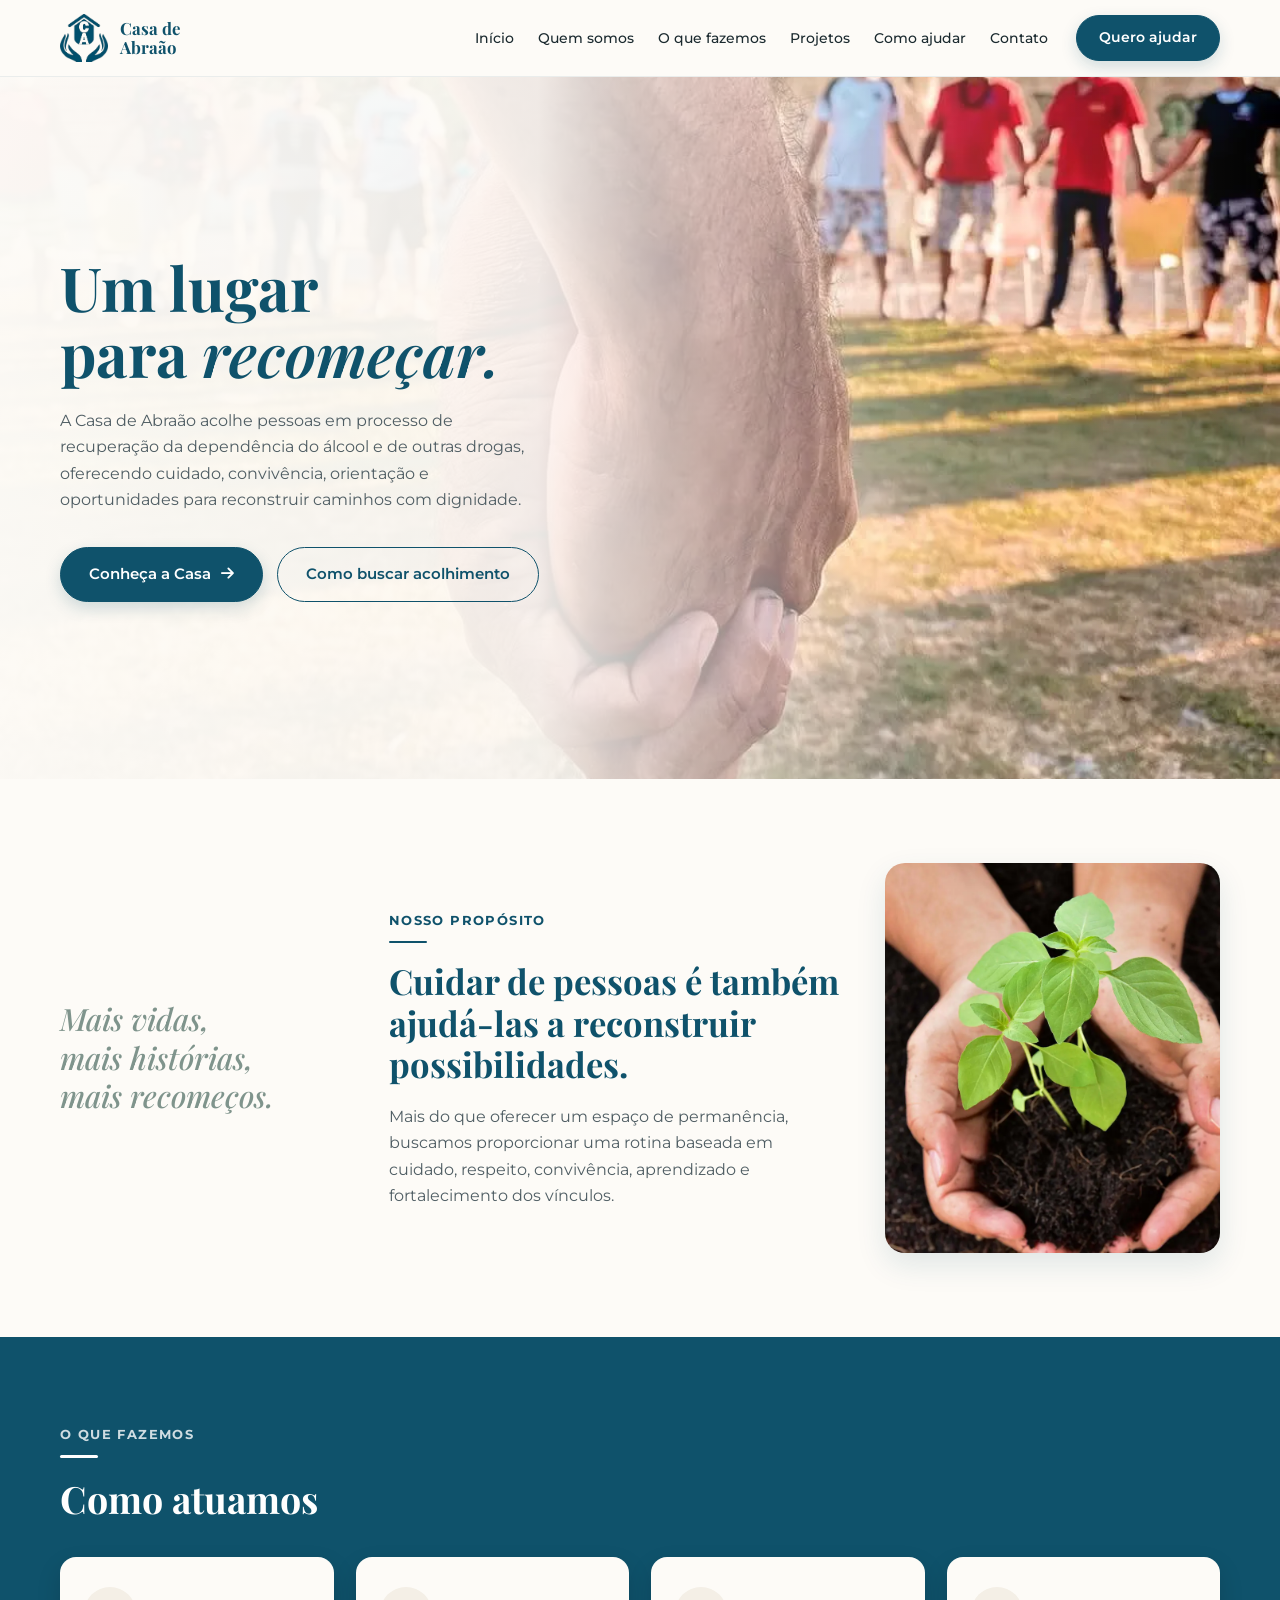
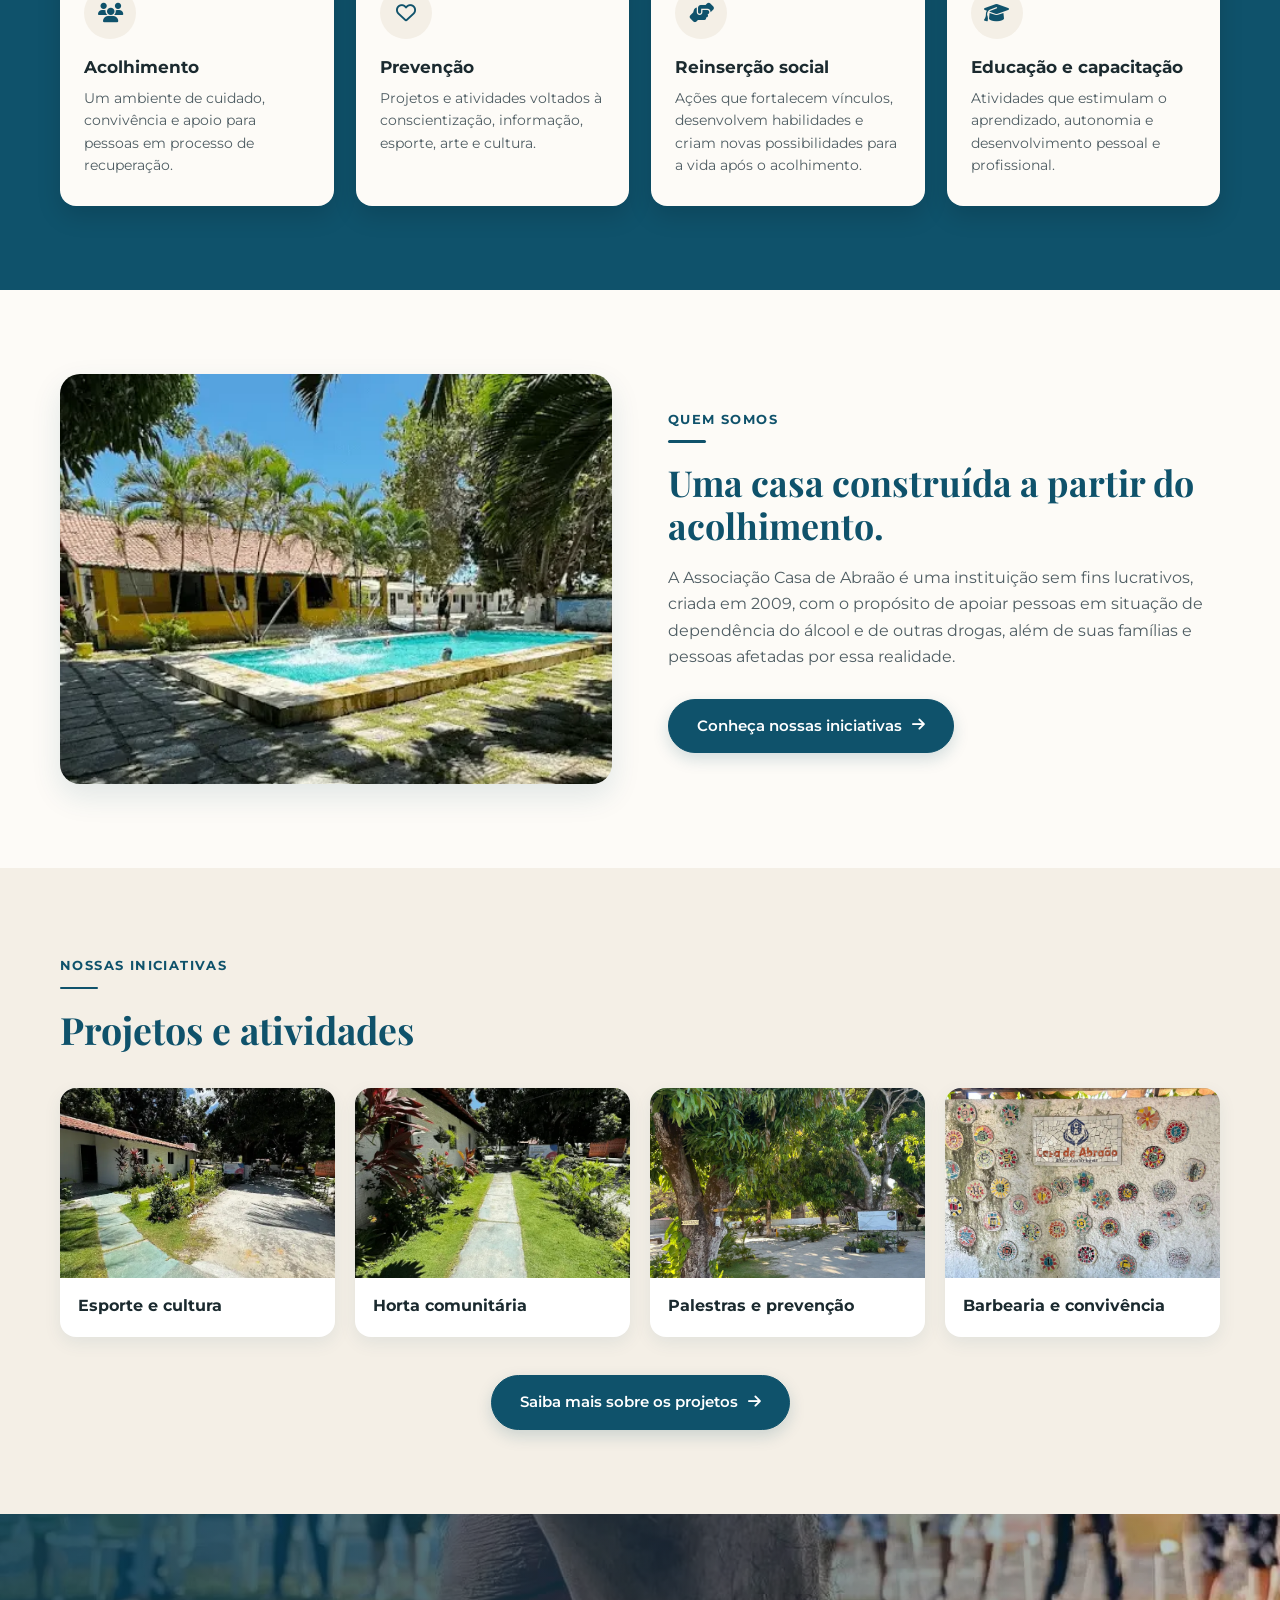
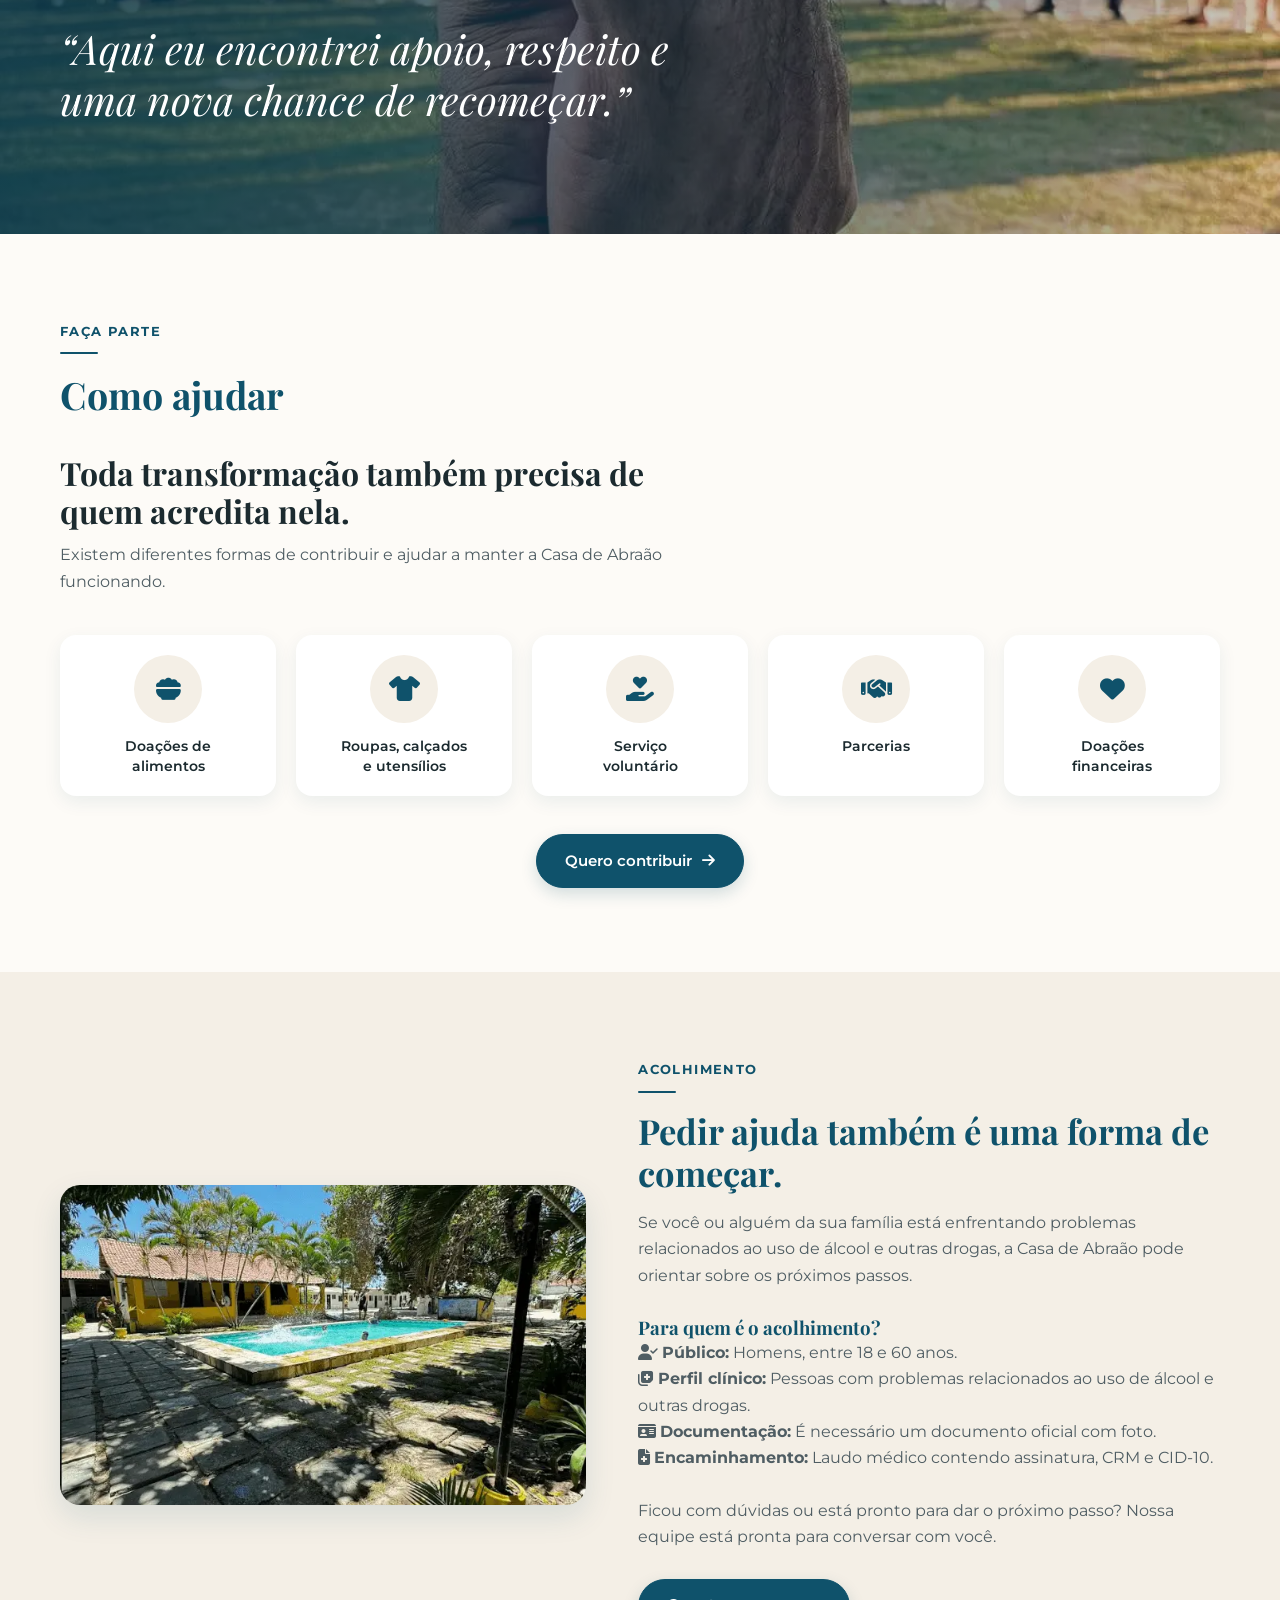
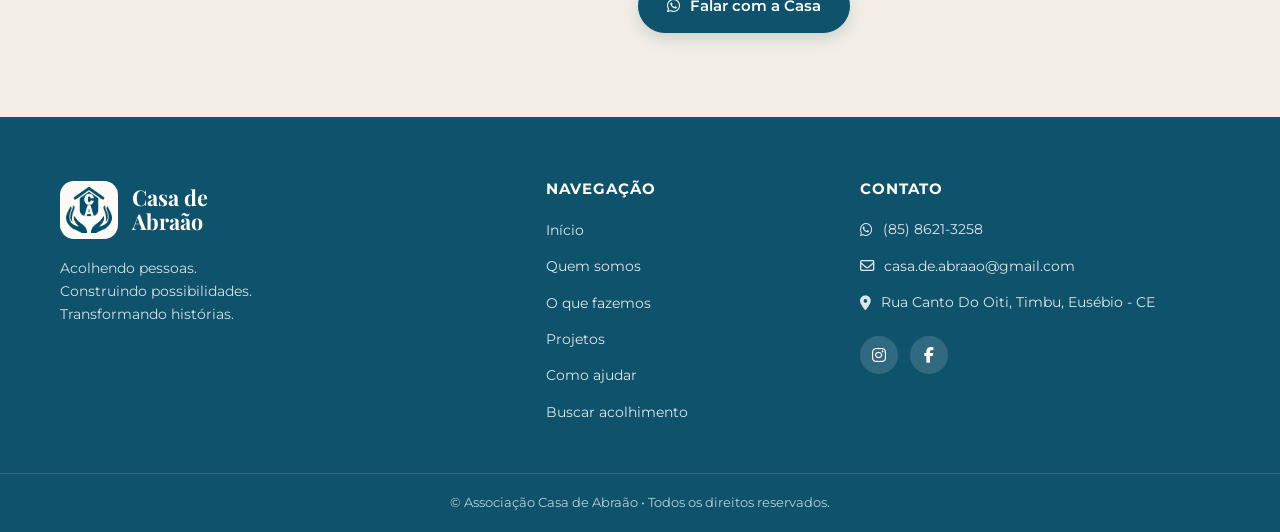
<file: index.html>
<!DOCTYPE html>
<html lang="pt-BR">
<head>
    <meta charset="UTF-8">
    <meta name="viewport" content="width=device-width, initial-scale=1.0">
    <meta name="description" content="Casa de Abraão — acolhendo pessoas em recuperação da dependência do álcool e de outras drogas, construindo possibilidades e transformando histórias.">
    <title>Casa de Abraão | Acolhendo pessoas</title>

    <link rel="icon" type="image/webp" sizes="32x32" href="./assets/logo_casa_de_abraao-semfundo.webp">

    <!-- Fontes unificadas -->
    <link rel="preconnect" href="https://fonts.googleapis.com">
    <link rel="preconnect" href="https://fonts.gstatic.com" crossorigin>
    <link href="https://fonts.googleapis.com/css2?family=Montserrat:wght@400;500;600;700&family=Playfair+Display:ital,wght@0,500;0,600;0,700;1,500;1,600&display=swap" rel="stylesheet">

    <!-- Font Awesome -->
    <link rel="stylesheet" href="https://cdnjs.cloudflare.com/ajax/libs/font-awesome/6.4.0/css/all.min.css">

    <link rel="stylesheet" href="style.css">
</head>
<body>

    <!-- HEADER -->
    <header class="site-header">
        <div class="container header-inner">
            <a href="#inicio" class="brand">
                <img src="./assets/logo_casa_de_abraao-semfundo.webp" alt="Logo Casa de Abraão">
                <span class="brand-title">Casa de<br>Abraão</span>
            </a>

            <button class="menu-toggle" id="menuToggle" aria-label="Abrir menu" aria-expanded="false" aria-controls="mainNav">
                <i class="fa-solid fa-bars"></i>
            </button>

            <nav class="main-nav" id="mainNav" aria-label="Navegação principal">
                <ul class="nav-list">
                    <li><a href="#inicio" class="nav-link">Início</a></li>
                    <li><a href="#quem-somos" class="nav-link">Quem somos</a></li>
                    <li><a href="#como-atuamos" class="nav-link">O que fazemos</a></li>
                    <li><a href="#projetos" class="nav-link">Projetos</a></li>
                    <li><a href="#como-ajudar" class="nav-link">Como ajudar</a></li>
                    <li><a href="#contato" class="nav-link">Contato</a></li>
                </ul>
                <a href="./como-ajudar.html" class="btn btn-primary btn-sm nav-cta">Quero ajudar</a>
            </nav>
        </div>
    </header>

    <main>
        <!-- HERO -->
        <section class="hero" id="inicio">
            <div class="container hero-inner">
                <div class="hero-content">
                    <h1>Um lugar<br>para <span>recomeçar.</span></h1>
                    <p>
                        A Casa de Abraão acolhe pessoas em processo de recuperação da dependência do álcool e de outras drogas, oferecendo cuidado, convivência, orientação e oportunidades para reconstruir caminhos com dignidade.
                    </p>
                    <div class="hero-actions">
                        <a href="#quem-somos" class="btn btn-primary">
                            Conheça a Casa <i class="fa-solid fa-arrow-right"></i>
                        </a>
                        <a href="#pedir-ajuda" class="btn btn-outline">
                            Como buscar acolhimento
                        </a>
                    </div>
                </div>
            </div>
        </section>

        <!-- NOSSO PROPÓSITO -->
        <section class="section proposito" id="proposito">
            <div class="container proposito-grid">
                <div class="proposito-slogan">
                    <p>Mais vidas,<br>mais histórias,<br>mais recomeços.</p>
                </div>

                <div class="proposito-text">
                    <span class="section-tag">Nosso propósito</span>
                    <div class="tag-line"></div>
                    <h2>Cuidar de pessoas é também ajudá-las a reconstruir possibilidades.</h2>
                    <p>
                        Mais do que oferecer um espaço de permanência, buscamos proporcionar uma rotina baseada em cuidado, respeito, convivência, aprendizado e fortalecimento dos vínculos.
                    </p>
                </div>

                <div class="proposito-media">
                    <img src="./assets/planta_na _mão.webp" alt="Mãos cuidando de uma planta">
                </div>
            </div>
        </section>

        <!-- COMO ATUAMOS -->
        <section class="section atuamos" id="como-atuamos">
            <div class="container">
                <div class="section-header light">
                    <span class="section-tag light">O que fazemos</span>
                    <div class="tag-line light"></div>
                    <h2>Como atuamos</h2>
                </div>

                <div class="atuamos-grid">
                    <article class="atuamos-card">
                        <div class="card-icon">
                            <i class="fa-solid fa-users"></i>
                        </div>
                        <h3>Acolhimento</h3>
                        <p>Um ambiente de cuidado, convivência e apoio para pessoas em processo de recuperação.</p>
                    </article>

                    <article class="atuamos-card">
                        <div class="card-icon">
                            <i class="fa-regular fa-heart"></i>
                        </div>
                        <h3>Prevenção</h3>
                        <p>Projetos e atividades voltados à conscientização, informação, esporte, arte e cultura.</p>
                    </article>

                    <article class="atuamos-card">
                        <div class="card-icon">
                            <i class="fa-solid fa-handshake-angle"></i>
                        </div>
                        <h3>Reinserção social</h3>
                        <p>Ações que fortalecem vínculos, desenvolvem habilidades e criam novas possibilidades para a vida após o acolhimento.</p>
                    </article>

                    <article class="atuamos-card">
                        <div class="card-icon">
                            <i class="fa-solid fa-graduation-cap"></i>
                        </div>
                        <h3>Educação e capacitação</h3>
                        <p>Atividades que estimulam o aprendizado, autonomia e desenvolvimento pessoal e profissional.</p>
                    </article>
                </div>
            </div>
        </section>

        <!-- QUEM SOMOS -->
        <section class="section quem-somos" id="quem-somos">
            <div class="container quem-somos-grid">
                <div class="quem-somos-media">
                    <img src="./assets/foto03_estruturas_recortada.webp" alt="Estrutura da Casa de Abraão">
                </div>

                <div class="quem-somos-content">
                    <span class="section-tag">Quem somos</span>
                    <div class="tag-line"></div>
                    <h2>Uma casa construída a partir do acolhimento.</h2>
                    <p>
                        A Associação Casa de Abraão é uma instituição sem fins lucrativos, criada em 2009, com o propósito de apoiar pessoas em situação de dependência do álcool e de outras drogas, além de suas famílias e pessoas afetadas por essa realidade.
                    </p>
                    <a href="#projetos" class="btn btn-primary">
                        Conheça nossas iniciativas <i class="fa-solid fa-arrow-right"></i>
                    </a>
                </div>
            </div>
        </section>

        <!-- PROJETOS E ATIVIDADES -->
        <section class="section projetos" id="projetos">
            <div class="container">
                <div class="section-header">
                    <span class="section-tag">Nossas iniciativas</span>
                    <div class="tag-line"></div>
                    <h2>Projetos e atividades</h2>
                </div>

                <div class="projetos-grid">
                    <article class="projeto-card">
                        <img src="./assets/foto01_estruturas.webp" alt="Estrutura e atividades da Casa de Abraão">
                        <div class="projeto-card-body">
                            <h3>Esporte e cultura</h3>
                        </div>
                    </article>

                    <article class="projeto-card">
                        <img src="./assets/foto02_estruturas.webp" alt="Espaço de convivência e horta">
                        <div class="projeto-card-body">
                            <h3>Horta comunitária</h3>
                        </div>
                    </article>

                    <article class="projeto-card">
                        <img src="./assets/foto04_estrututas.webp" alt="Palestras e atividades de prevenção">
                        <div class="projeto-card-body">
                            <h3>Palestras e prevenção</h3>
                        </div>
                    </article>

                    <article class="projeto-card">
                        <img src="./assets/foto05_estruturas.webp" alt="Convivência na Casa de Abraão">
                        <div class="projeto-card-body">
                            <h3>Barbearia e convivência</h3>
                        </div>
                    </article>
                </div>

                <div class="section-cta">
                    <a href="https://wa.me/558586213258?text=Ol%C3%A1!%20Gostaria%20de%20saber%20mais%20sobre%20os%20projetos%20da%20Casa%20de%20Abra%C3%A3o." target="_blank" rel="noopener noreferrer" class="btn btn-primary">
                        Saiba mais sobre os projetos <i class="fa-solid fa-arrow-right"></i>
                    </a>
                </div>
            </div>
        </section>

        <!-- DEPOIMENTO -->
        <section class="depoimento" aria-label="Depoimento">
            <img src="./assets/banner.webp" alt="Casa de Abraão" class="depoimento-bg">
            <div class="depoimento-overlay"></div>
            <div class="container depoimento-content">
                <blockquote>
                    “Aqui eu encontrei apoio, respeito e uma nova chance de recomeçar.”
                </blockquote>
            </div>
        </section>

        <!-- COMO AJUDAR -->
        <section class="section ajudar" id="como-ajudar">
            <div class="container">
                <div class="section-header">
                    <span class="section-tag">Faça parte</span>
                    <div class="tag-line"></div>
                    <h2>Como ajudar</h2>
                </div>

                <div class="ajudar-intro">
                    <h3>Toda transformação também precisa de quem acredita nela.</h3>
                    <p>Existem diferentes formas de contribuir e ajudar a manter a Casa de Abraão funcionando.</p>
                </div>

                <div class="ajudar-grid">
                    <article class="ajudar-item">
                        <div class="ajudar-icon">
                            <i class="fa-solid fa-bowl-food"></i>
                        </div>
                        <h4>Doações de<br>alimentos</h4>
                    </article>

                    <article class="ajudar-item">
                        <div class="ajudar-icon">
                            <i class="fa-solid fa-shirt"></i>
                        </div>
                        <h4>Roupas, calçados<br>e utensílios</h4>
                    </article>

                    <article class="ajudar-item">
                        <div class="ajudar-icon">
                            <i class="fa-solid fa-hand-holding-heart"></i>
                        </div>
                        <h4>Serviço<br>voluntário</h4>
                    </article>

                    <article class="ajudar-item">
                        <div class="ajudar-icon">
                            <i class="fa-solid fa-handshake"></i>
                        </div>
                        <h4>Parcerias</h4>
                    </article>

                    <article class="ajudar-item">
                        <div class="ajudar-icon">
                            <i class="fa-solid fa-heart"></i>
                        </div>
                        <h4>Doações<br>financeiras</h4>
                    </article>
                </div>

                <div class="section-cta">
                    <a href="./como-ajudar.html" rel="noopener noreferrer" class="btn btn-primary">
                        Quero contribuir <i class="fa-solid fa-arrow-right"></i>
                    </a>
                </div>
            </div>
        </section>

        <!-- PEDIR AJUDA -->
        <section class="section apoio" id="pedir-ajuda">
            <div class="container apoio-grid">
                <div class="apoio-media">
                    <img src="./assets/foto03_estruturas.webp" alt="Acolhimento na Casa de Abraão">
                </div>

                <div class="apoio-content">
                    <span class="section-tag">Acolhimento</span>
                    <div class="tag-line"></div>
                    
                    <h2>Pedir ajuda também é uma forma de começar.</h2>
                    
                    <p>
                        Se você ou alguém da sua família está enfrentando problemas relacionados ao uso de álcool e outras drogas, a Casa de Abraão pode orientar sobre os próximos passos. 
                    </p>

                    <div class="requisitos-acolhimento">
                        <h3>Para quem é o acolhimento?</h3>
                        <ul class="lista-requisitos">
                            <li class="requisito-item">
                                <i class="fa-solid fa-user-check"></i>
                                <span><strong>Público:</strong> Homens, entre 18 e 60 anos.</span>
                            </li>
                            <li class="requisito-item">
                                <i class="fa-solid fa-notes-medical"></i>
                                <span><strong>Perfil clínico:</strong> Pessoas com problemas relacionados ao uso de álcool e outras drogas.</span>
                            </li>
                            <li class="requisito-item">
                                <i class="fa-solid fa-id-card"></i>
                                <span><strong>Documentação:</strong> É necessário um documento oficial com foto.</span>
                            </li>
                            <li class="requisito-item">
                                <i class="fa-solid fa-file-medical"></i>
                                <span><strong>Encaminhamento:</strong> Laudo médico contendo assinatura, CRM e CID-10.</span>
                            </li>
                        </ul>
                    </div>
                    <br>
                    <p class="duvidas-texto">
                        Ficou com dúvidas ou está pronto para dar o próximo passo? Nossa equipe está pronta para conversar com você.
                    </p>

                    <a href="https://wa.me/558586213258?text=Ol%C3%A1!%20Gostaria%20de%20informa%C3%A7%C3%B5es%20sobre%20acolhimento%20na%20Casa%20de%20Abra%C3%A3o." target="_blank" rel="noopener noreferrer" class="btn btn-primary">
                        <i class="fa-brands fa-whatsapp"></i> Falar com a Casa
                    </a>
                </div>
            </div>
        </section>
    </main>

    <!-- FOOTER -->
    <footer class="site-footer" id="contato">
        <div class="container footer-grid">
            <div class="footer-brand">
                <div class="footer-logo-wrap">
                    <div class="footer-logo-badge">
                        <img src="./assets/logo_casa_de_abraao-semfundo.webp" alt="Logo Casa de Abraão">
                    </div>
                    <span class="footer-brand-name">Casa de<br>Abraão</span>
                </div>
                <p>Acolhendo pessoas.<br>Construindo possibilidades.<br>Transformando histórias.</p>
            </div>

            <nav class="footer-col" aria-label="Navegação do rodapé">
                <h3>Navegação</h3>
                <ul>
                    <li><a href="#inicio">Início</a></li>
                    <li><a href="#quem-somos">Quem somos</a></li>
                    <li><a href="#como-atuamos">O que fazemos</a></li>
                    <li><a href="#projetos">Projetos</a></li>
                    <li><a href="#como-ajudar">Como ajudar</a></li>
                    <li><a href="#pedir-ajuda">Buscar acolhimento</a></li>
                </ul>
            </nav>

            <div class="footer-col">
                <h3>Contato</h3>
                <ul class="contact-list">
                    <li>
                        <a href="https://wa.me/558586213258" target="_blank" rel="noopener noreferrer">
                            <i class="fa-brands fa-whatsapp"></i> (85) 8621-3258
                        </a>
                    </li>
                    <li>
                        <a href="mailto:casa.de.abraao@gmail.com">
                            <i class="fa-regular fa-envelope"></i> casa.de.abraao@gmail.com
                        </a>
                    </li>
                    <li>
                        <span>
                            <i class="fa-solid fa-location-dot"></i> Rua Canto Do Oiti, Timbu, Eusébio - CE
                        </span>
                    </li>
                </ul>

                <div class="social-links">
                    <a href="https://www.instagram.com/casadeabraao/" aria-label="Instagram" title="Instagram" target="_blank">
                        <i class="fa-brands fa-instagram"></i>
                    </a>
                    <a href="https://www.facebook.com/casade.abraao/" aria-label="Facebook" title="Facebook" target="_blank">
                        <i class="fa-brands fa-facebook-f"></i>
                    </a>
                </div>
            </div>
        </div>

        <div class="footer-bottom">
            <div class="container">
                <p>&copy; Associação Casa de Abraão • Todos os direitos reservados.</p>
            </div>
        </div>
    </footer>

    <script>
        const menuToggle = document.getElementById('menuToggle');
        const mainNav = document.getElementById('mainNav');

        menuToggle.addEventListener('click', () => {
            const isOpen = mainNav.classList.toggle('is-open');
            menuToggle.setAttribute('aria-expanded', isOpen);
            menuToggle.innerHTML = isOpen
                ? '<i class="fa-solid fa-xmark"></i>'
                : '<i class="fa-solid fa-bars"></i>';
        });

        mainNav.querySelectorAll('a').forEach(link => {
            link.addEventListener('click', () => {
                mainNav.classList.remove('is-open');
                menuToggle.setAttribute('aria-expanded', 'false');
                menuToggle.innerHTML = '<i class="fa-solid fa-bars"></i>';
            });
        });
    </script>
</body>
</html>
</file>
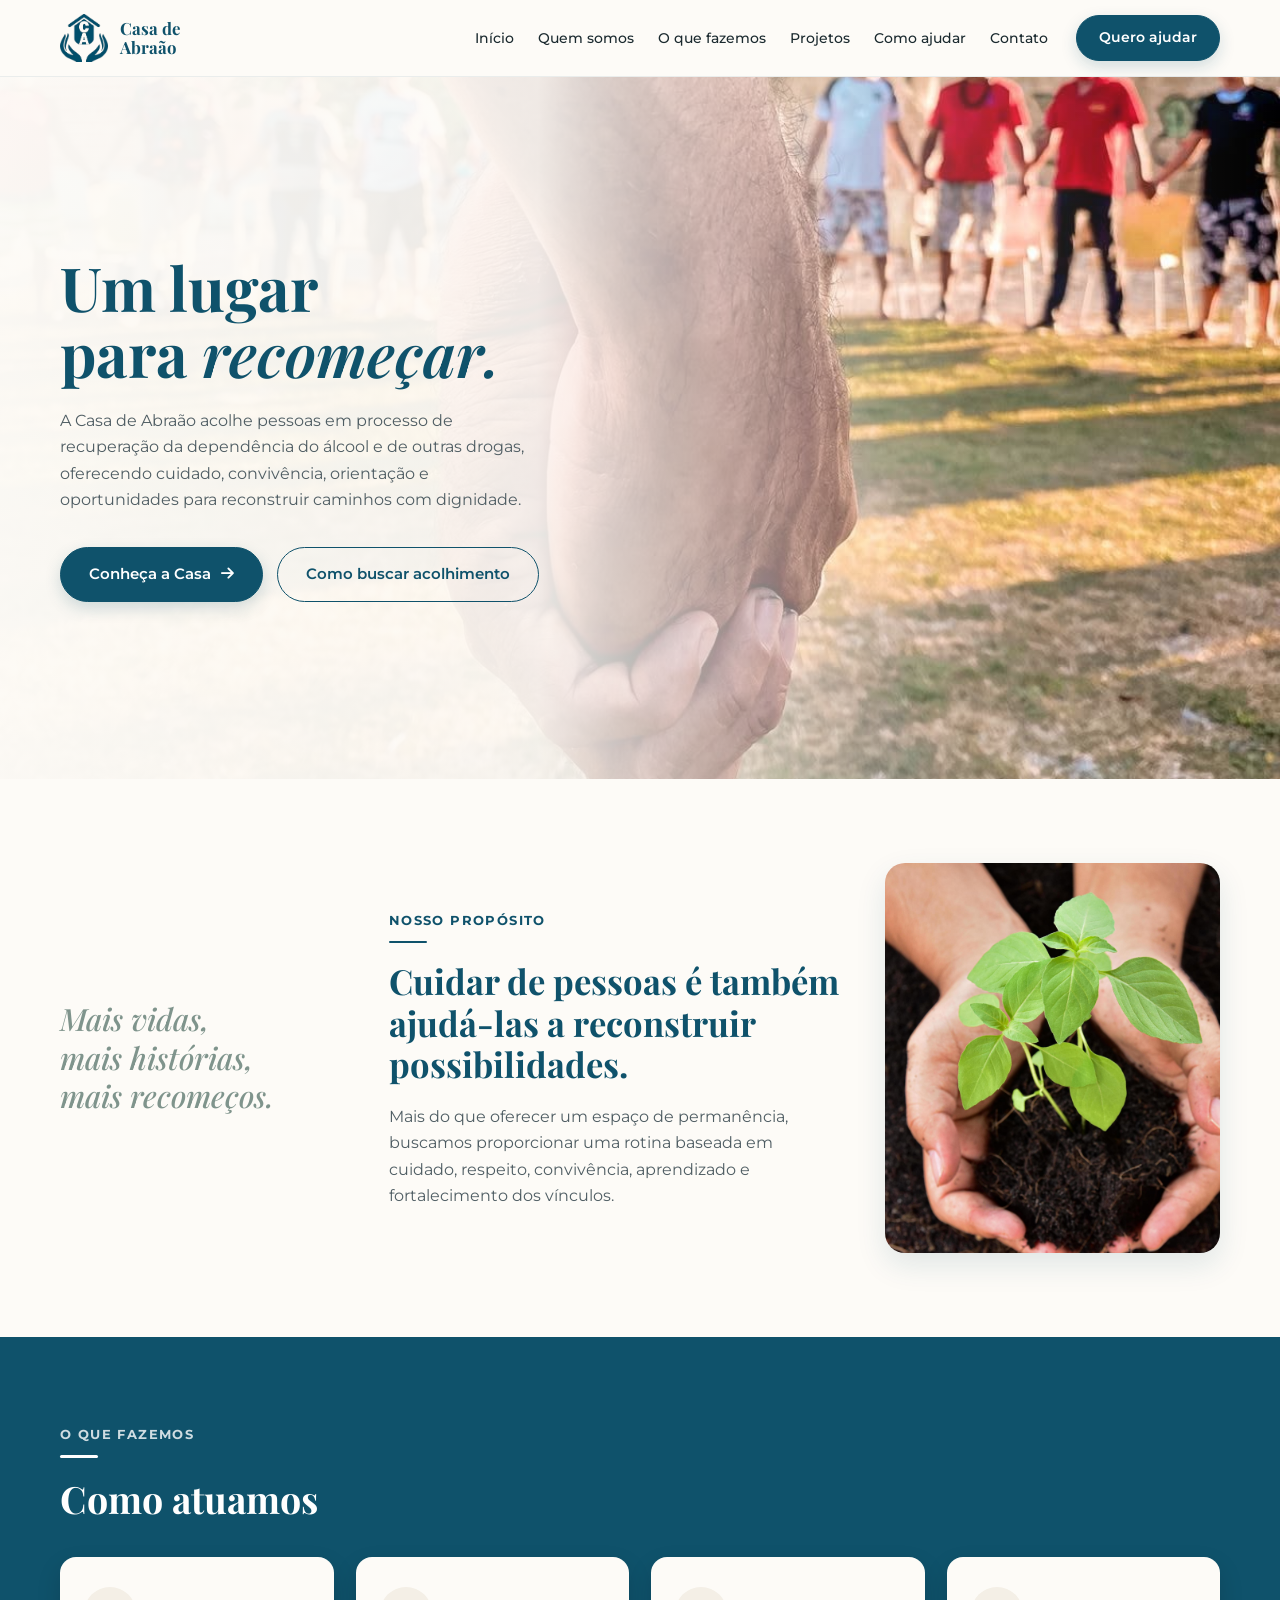
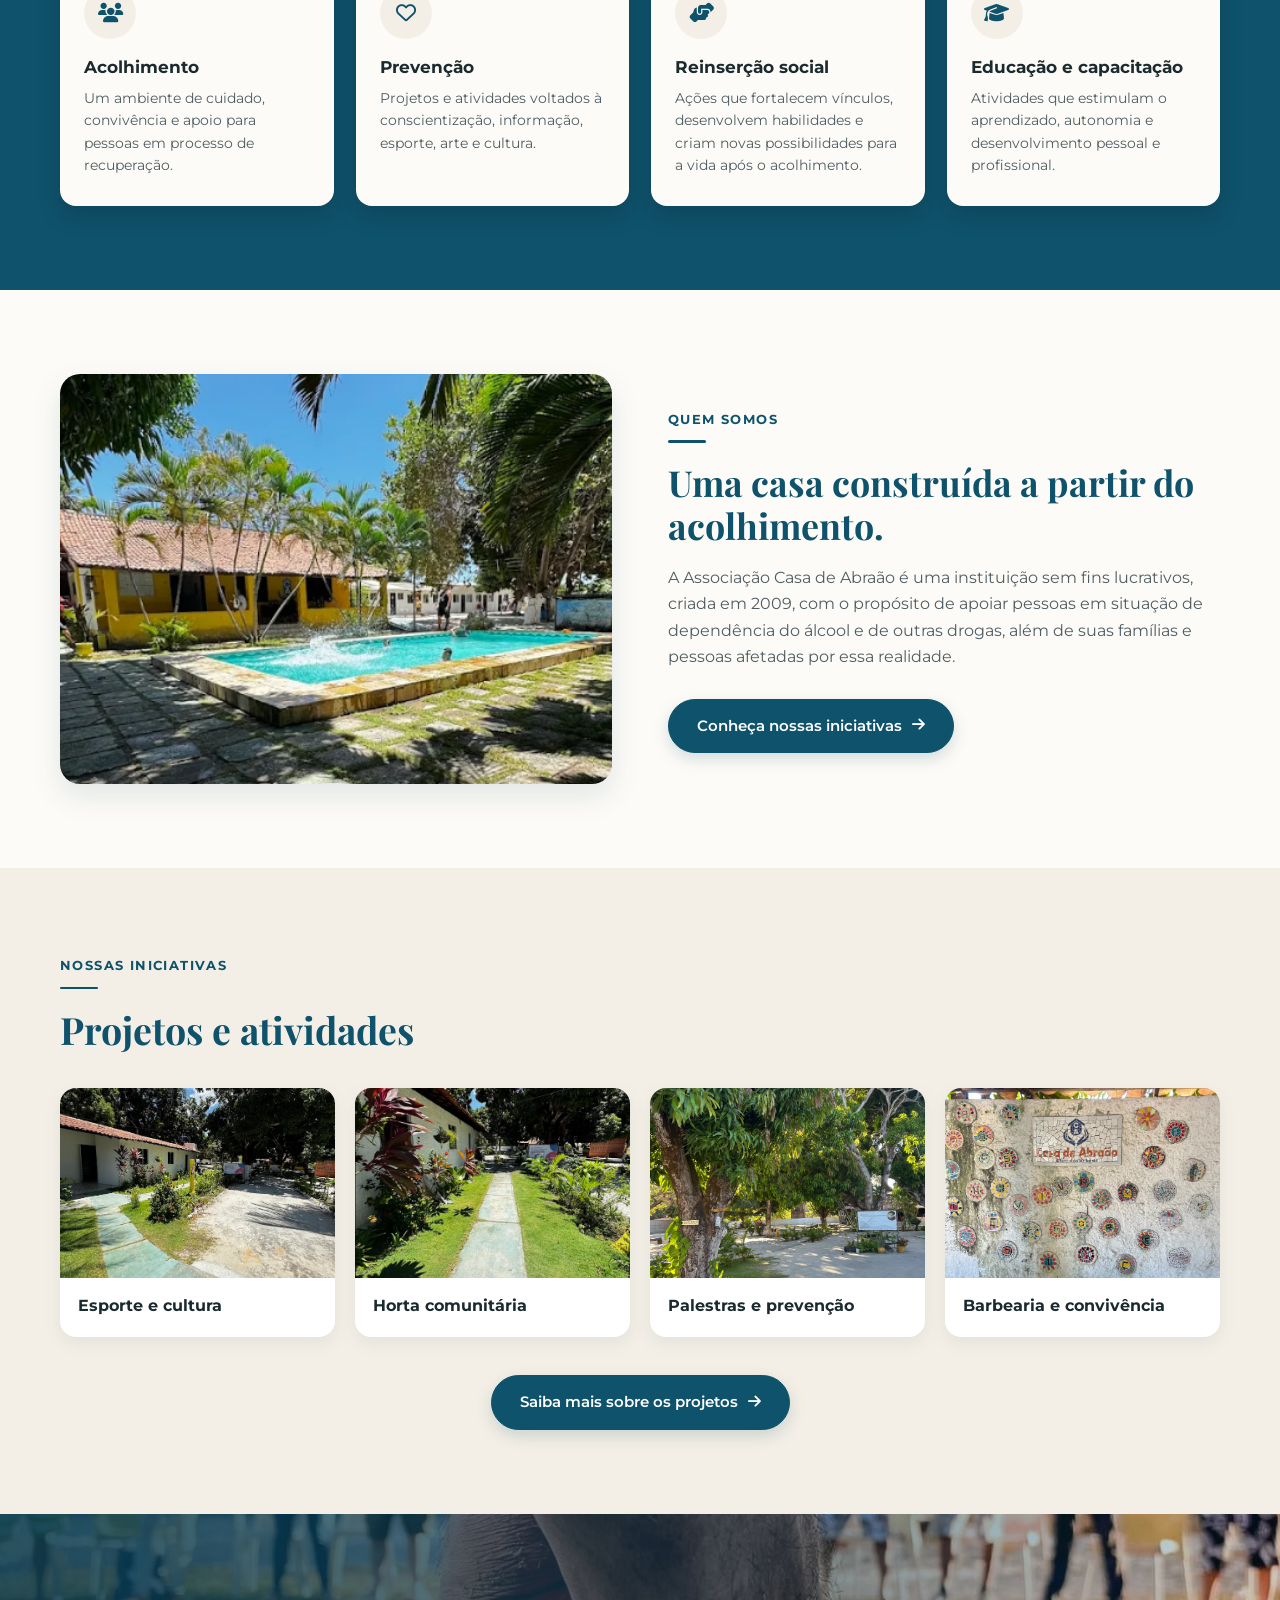
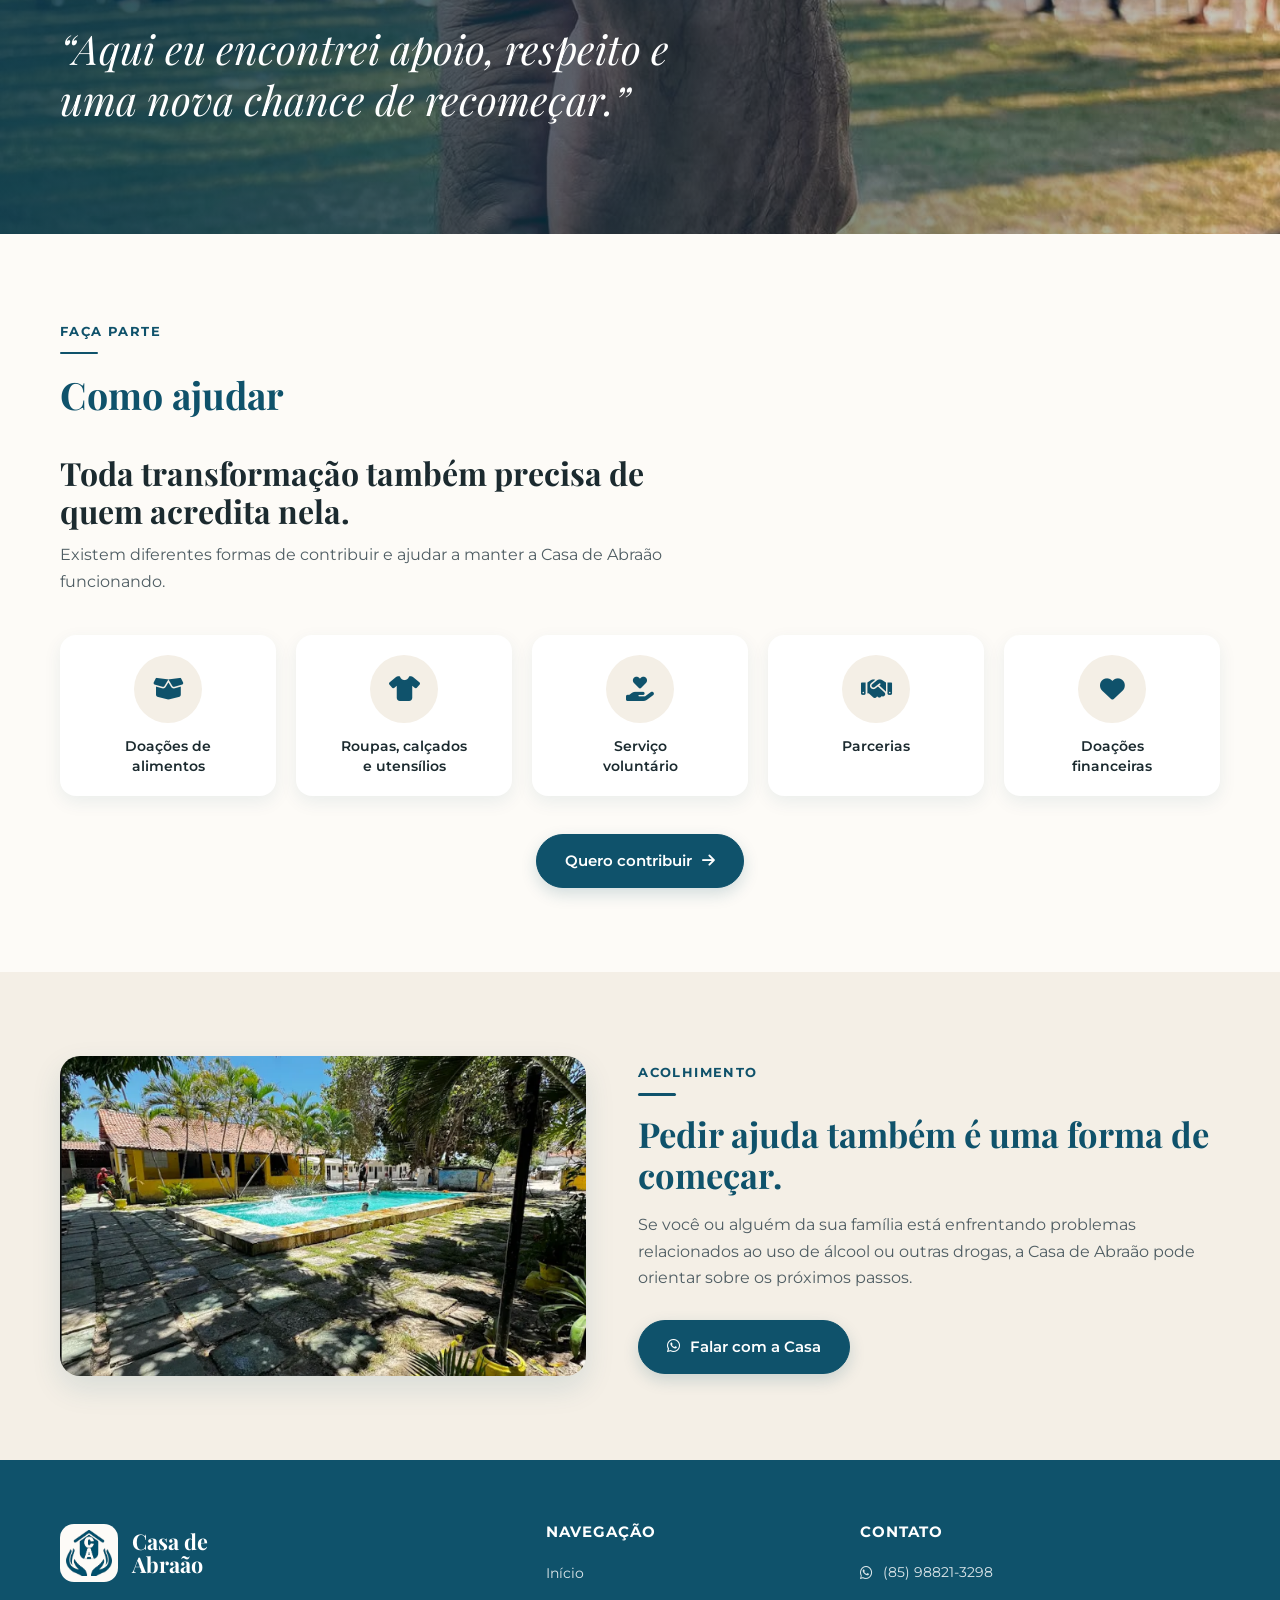
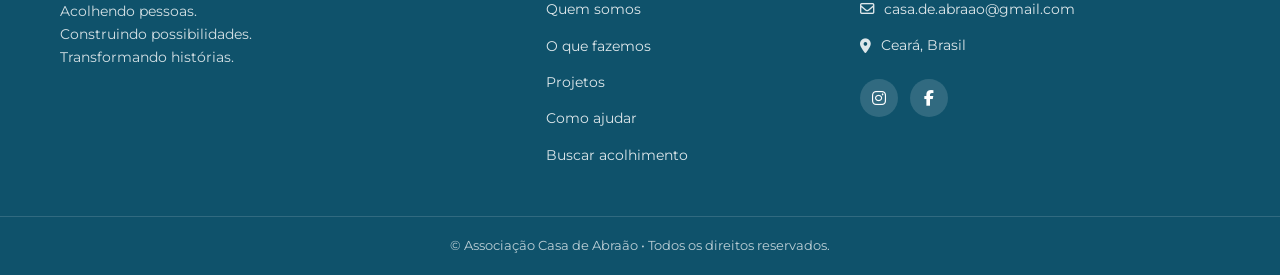
<file: versao-nova/pagina_casa_de_abraao_refactor/pagina_casa_de_abraao_refactor/index.html>
<!DOCTYPE html>
<html lang="pt-BR">
<head>
    <meta charset="UTF-8">
    <meta name="viewport" content="width=device-width, initial-scale=1.0">
    <meta name="description" content="Casa de Abraão — acolhendo pessoas em recuperação da dependência do álcool e de outras drogas, construindo possibilidades e transformando histórias.">
    <title>Casa de Abraão | Acolhendo pessoas</title>

    <link rel="icon" type="image/png" sizes="32x32" href="./assets/logo_casa_de_abraao-semfundo.png">

    <!-- Fontes unificadas -->
    <link rel="preconnect" href="https://fonts.googleapis.com">
    <link rel="preconnect" href="https://fonts.gstatic.com" crossorigin>
    <link href="https://fonts.googleapis.com/css2?family=Montserrat:wght@400;500;600;700&family=Playfair+Display:ital,wght@0,500;0,600;0,700;1,500;1,600&display=swap" rel="stylesheet">

    <!-- Font Awesome -->
    <link rel="stylesheet" href="https://cdnjs.cloudflare.com/ajax/libs/font-awesome/6.4.0/css/all.min.css">

    <link rel="stylesheet" href="style.css">
</head>
<body>

    <!-- HEADER -->
    <header class="site-header">
        <div class="container header-inner">
            <a href="#inicio" class="brand">
                <img src="./assets/logo_casa_de_abraao-semfundo.png" alt="Logo Casa de Abraão">
                <span class="brand-title">Casa de<br>Abraão</span>
            </a>

            <button class="menu-toggle" id="menuToggle" aria-label="Abrir menu" aria-expanded="false" aria-controls="mainNav">
                <i class="fa-solid fa-bars"></i>
            </button>

            <nav class="main-nav" id="mainNav" aria-label="Navegação principal">
                <ul class="nav-list">
                    <li><a href="#inicio" class="nav-link">Início</a></li>
                    <li><a href="#quem-somos" class="nav-link">Quem somos</a></li>
                    <li><a href="#como-atuamos" class="nav-link">O que fazemos</a></li>
                    <li><a href="#projetos" class="nav-link">Projetos</a></li>
                    <li><a href="#como-ajudar" class="nav-link">Como ajudar</a></li>
                    <li><a href="#contato" class="nav-link">Contato</a></li>
                </ul>
                <a href="#como-ajudar" class="btn btn-primary btn-sm nav-cta">Quero ajudar</a>
            </nav>
        </div>
    </header>

    <main>
        <!-- HERO -->
        <section class="hero" id="inicio">
            <div class="container hero-inner">
                <div class="hero-content">
                    <h1>Um lugar<br>para <span>recomeçar.</span></h1>
                    <p>
                        A Casa de Abraão acolhe pessoas em processo de recuperação da dependência do álcool e de outras drogas, oferecendo cuidado, convivência, orientação e oportunidades para reconstruir caminhos com dignidade.
                    </p>
                    <div class="hero-actions">
                        <a href="#quem-somos" class="btn btn-primary">
                            Conheça a Casa <i class="fa-solid fa-arrow-right"></i>
                        </a>
                        <a href="#pedir-ajuda" class="btn btn-outline">
                            Como buscar acolhimento
                        </a>
                    </div>
                </div>
            </div>
        </section>

        <!-- NOSSO PROPÓSITO -->
        <section class="section proposito" id="proposito">
            <div class="container proposito-grid">
                <div class="proposito-slogan">
                    <p>Mais vidas,<br>mais histórias,<br>mais recomeços.</p>
                </div>

                <div class="proposito-text">
                    <span class="section-tag">Nosso propósito</span>
                    <div class="tag-line"></div>
                    <h2>Cuidar de pessoas é também ajudá-las a reconstruir possibilidades.</h2>
                    <p>
                        Mais do que oferecer um espaço de permanência, buscamos proporcionar uma rotina baseada em cuidado, respeito, convivência, aprendizado e fortalecimento dos vínculos.
                    </p>
                </div>

                <div class="proposito-media">
                    <img src="./assets/planta_na _mão.jpeg" alt="Mãos cuidando de uma planta">
                </div>
            </div>
        </section>

        <!-- COMO ATUAMOS -->
        <section class="section atuamos" id="como-atuamos">
            <div class="container">
                <div class="section-header light">
                    <span class="section-tag light">O que fazemos</span>
                    <div class="tag-line light"></div>
                    <h2>Como atuamos</h2>
                </div>

                <div class="atuamos-grid">
                    <article class="atuamos-card">
                        <div class="card-icon">
                            <i class="fa-solid fa-users"></i>
                        </div>
                        <h3>Acolhimento</h3>
                        <p>Um ambiente de cuidado, convivência e apoio para pessoas em processo de recuperação.</p>
                    </article>

                    <article class="atuamos-card">
                        <div class="card-icon">
                            <i class="fa-regular fa-heart"></i>
                        </div>
                        <h3>Prevenção</h3>
                        <p>Projetos e atividades voltados à conscientização, informação, esporte, arte e cultura.</p>
                    </article>

                    <article class="atuamos-card">
                        <div class="card-icon">
                            <i class="fa-solid fa-handshake-angle"></i>
                        </div>
                        <h3>Reinserção social</h3>
                        <p>Ações que fortalecem vínculos, desenvolvem habilidades e criam novas possibilidades para a vida após o acolhimento.</p>
                    </article>

                    <article class="atuamos-card">
                        <div class="card-icon">
                            <i class="fa-solid fa-graduation-cap"></i>
                        </div>
                        <h3>Educação e capacitação</h3>
                        <p>Atividades que estimulam o aprendizado, autonomia e desenvolvimento pessoal e profissional.</p>
                    </article>
                </div>
            </div>
        </section>

        <!-- QUEM SOMOS -->
        <section class="section quem-somos" id="quem-somos">
            <div class="container quem-somos-grid">
                <div class="quem-somos-media">
                    <img src="./assets/foto03_estruturas_recortada.png" alt="Estrutura da Casa de Abraão">
                </div>

                <div class="quem-somos-content">
                    <span class="section-tag">Quem somos</span>
                    <div class="tag-line"></div>
                    <h2>Uma casa construída a partir do acolhimento.</h2>
                    <p>
                        A Associação Casa de Abraão é uma instituição sem fins lucrativos, criada em 2009, com o propósito de apoiar pessoas em situação de dependência do álcool e de outras drogas, além de suas famílias e pessoas afetadas por essa realidade.
                    </p>
                    <a href="#projetos" class="btn btn-primary">
                        Conheça nossas iniciativas <i class="fa-solid fa-arrow-right"></i>
                    </a>
                </div>
            </div>
        </section>

        <!-- PROJETOS E ATIVIDADES -->
        <section class="section projetos" id="projetos">
            <div class="container">
                <div class="section-header">
                    <span class="section-tag">Nossas iniciativas</span>
                    <div class="tag-line"></div>
                    <h2>Projetos e atividades</h2>
                </div>

                <div class="projetos-grid">
                    <article class="projeto-card">
                        <img src="./assets/foto01_estruturas.png" alt="Estrutura e atividades da Casa de Abraão">
                        <div class="projeto-card-body">
                            <h3>Esporte e cultura</h3>
                        </div>
                    </article>

                    <article class="projeto-card">
                        <img src="./assets/foto02_estruturas.png" alt="Espaço de convivência e horta">
                        <div class="projeto-card-body">
                            <h3>Horta comunitária</h3>
                        </div>
                    </article>

                    <article class="projeto-card">
                        <img src="./assets/foto04_estrututas.jpg" alt="Palestras e atividades de prevenção">
                        <div class="projeto-card-body">
                            <h3>Palestras e prevenção</h3>
                        </div>
                    </article>

                    <article class="projeto-card">
                        <img src="./assets/foto05_estruturas.jpg" alt="Convivência na Casa de Abraão">
                        <div class="projeto-card-body">
                            <h3>Barbearia e convivência</h3>
                        </div>
                    </article>
                </div>

                <div class="section-cta">
                    <a href="https://wa.me/5585988213298?text=Ol%C3%A1!%20Gostaria%20de%20saber%20mais%20sobre%20os%20projetos%20da%20Casa%20de%20Abra%C3%A3o." target="_blank" rel="noopener noreferrer" class="btn btn-primary">
                        Saiba mais sobre os projetos <i class="fa-solid fa-arrow-right"></i>
                    </a>
                </div>
            </div>
        </section>

        <!-- DEPOIMENTO -->
        <section class="depoimento" aria-label="Depoimento">
            <img src="./assets/banner.jpg" alt="Casa de Abraão" class="depoimento-bg">
            <div class="depoimento-overlay"></div>
            <div class="container depoimento-content">
                <blockquote>
                    “Aqui eu encontrei apoio, respeito e uma nova chance de recomeçar.”
                </blockquote>
            </div>
        </section>

        <!-- COMO AJUDAR -->
        <section class="section ajudar" id="como-ajudar">
            <div class="container">
                <div class="section-header">
                    <span class="section-tag">Faça parte</span>
                    <div class="tag-line"></div>
                    <h2>Como ajudar</h2>
                </div>

                <div class="ajudar-intro">
                    <h3>Toda transformação também precisa de quem acredita nela.</h3>
                    <p>Existem diferentes formas de contribuir e ajudar a manter a Casa de Abraão funcionando.</p>
                </div>

                <div class="ajudar-grid">
                    <article class="ajudar-item">
                        <div class="ajudar-icon">
                            <i class="fa-solid fa-box-open"></i>
                        </div>
                        <h4>Doações de<br>alimentos</h4>
                    </article>

                    <article class="ajudar-item">
                        <div class="ajudar-icon">
                            <i class="fa-solid fa-shirt"></i>
                        </div>
                        <h4>Roupas, calçados<br>e utensílios</h4>
                    </article>

                    <article class="ajudar-item">
                        <div class="ajudar-icon">
                            <i class="fa-solid fa-hand-holding-heart"></i>
                        </div>
                        <h4>Serviço<br>voluntário</h4>
                    </article>

                    <article class="ajudar-item">
                        <div class="ajudar-icon">
                            <i class="fa-solid fa-handshake"></i>
                        </div>
                        <h4>Parcerias</h4>
                    </article>

                    <article class="ajudar-item">
                        <div class="ajudar-icon">
                            <i class="fa-solid fa-heart"></i>
                        </div>
                        <h4>Doações<br>financeiras</h4>
                    </article>
                </div>

                <div class="section-cta">
                    <a href="https://wa.me/5585988213298?text=Ol%C3%A1!%20Gostaria%20de%20saber%20como%20posso%20contribuir%20com%20a%20Casa%20de%20Abra%C3%A3o." target="_blank" rel="noopener noreferrer" class="btn btn-primary">
                        Quero contribuir <i class="fa-solid fa-arrow-right"></i>
                    </a>
                </div>
            </div>
        </section>

        <!-- PEDIR AJUDA -->
        <section class="section apoio" id="pedir-ajuda">
            <div class="container apoio-grid">
                <div class="apoio-media">
                    <img src="./assets/foto03_estruturas.png" alt="Acolhimento na Casa de Abraão">
                </div>

                <div class="apoio-content">
                    <span class="section-tag">Acolhimento</span>
                    <div class="tag-line"></div>
                    <h2>Pedir ajuda também é uma forma de começar.</h2>
                    <p>
                        Se você ou alguém da sua família está enfrentando problemas relacionados ao uso de álcool ou outras drogas, a Casa de Abraão pode orientar sobre os próximos passos.
                    </p>
                    <a href="https://wa.me/5585988213298?text=Ol%C3%A1!%20Gostaria%20de%20informa%C3%A7%C3%B5es%20sobre%20acolhimento%20na%20Casa%20de%20Abra%C3%A3o." target="_blank" rel="noopener noreferrer" class="btn btn-primary">
                        <i class="fa-brands fa-whatsapp"></i> Falar com a Casa
                    </a>
                </div>
            </div>
        </section>
    </main>

    <!-- FOOTER -->
    <footer class="site-footer" id="contato">
        <div class="container footer-grid">
            <div class="footer-brand">
                <div class="footer-logo-wrap">
                    <div class="footer-logo-badge">
                        <img src="./assets/logo_casa_de_abraao-semfundo.png" alt="Logo Casa de Abraão">
                    </div>
                    <span class="footer-brand-name">Casa de<br>Abraão</span>
                </div>
                <p>Acolhendo pessoas.<br>Construindo possibilidades.<br>Transformando histórias.</p>
            </div>

            <nav class="footer-col" aria-label="Navegação do rodapé">
                <h3>Navegação</h3>
                <ul>
                    <li><a href="#inicio">Início</a></li>
                    <li><a href="#quem-somos">Quem somos</a></li>
                    <li><a href="#como-atuamos">O que fazemos</a></li>
                    <li><a href="#projetos">Projetos</a></li>
                    <li><a href="#como-ajudar">Como ajudar</a></li>
                    <li><a href="#pedir-ajuda">Buscar acolhimento</a></li>
                </ul>
            </nav>

            <div class="footer-col">
                <h3>Contato</h3>
                <ul class="contact-list">
                    <li>
                        <a href="https://wa.me/5585988213298" target="_blank" rel="noopener noreferrer">
                            <i class="fa-brands fa-whatsapp"></i> (85) 98821-3298
                        </a>
                    </li>
                    <li>
                        <a href="mailto:casa.de.abraao@gmail.com">
                            <i class="fa-regular fa-envelope"></i> casa.de.abraao@gmail.com
                        </a>
                    </li>
                    <li>
                        <span>
                            <i class="fa-solid fa-location-dot"></i> Ceará, Brasil
                        </span>
                    </li>
                </ul>

                <div class="social-links">
                    <a href="#contato" aria-label="Instagram" title="Instagram">
                        <i class="fa-brands fa-instagram"></i>
                    </a>
                    <a href="#contato" aria-label="Facebook" title="Facebook">
                        <i class="fa-brands fa-facebook-f"></i>
                    </a>
                </div>
            </div>
        </div>

        <div class="footer-bottom">
            <div class="container">
                <p>&copy; Associação Casa de Abraão • Todos os direitos reservados.</p>
            </div>
        </div>
    </footer>

    <script>
        const menuToggle = document.getElementById('menuToggle');
        const mainNav = document.getElementById('mainNav');

        menuToggle.addEventListener('click', () => {
            const isOpen = mainNav.classList.toggle('is-open');
            menuToggle.setAttribute('aria-expanded', isOpen);
            menuToggle.innerHTML = isOpen
                ? '<i class="fa-solid fa-xmark"></i>'
                : '<i class="fa-solid fa-bars"></i>';
        });

        mainNav.querySelectorAll('a').forEach(link => {
            link.addEventListener('click', () => {
                mainNav.classList.remove('is-open');
                menuToggle.setAttribute('aria-expanded', 'false');
                menuToggle.innerHTML = '<i class="fa-solid fa-bars"></i>';
            });
        });
    </script>
</body>
</html>
</file>
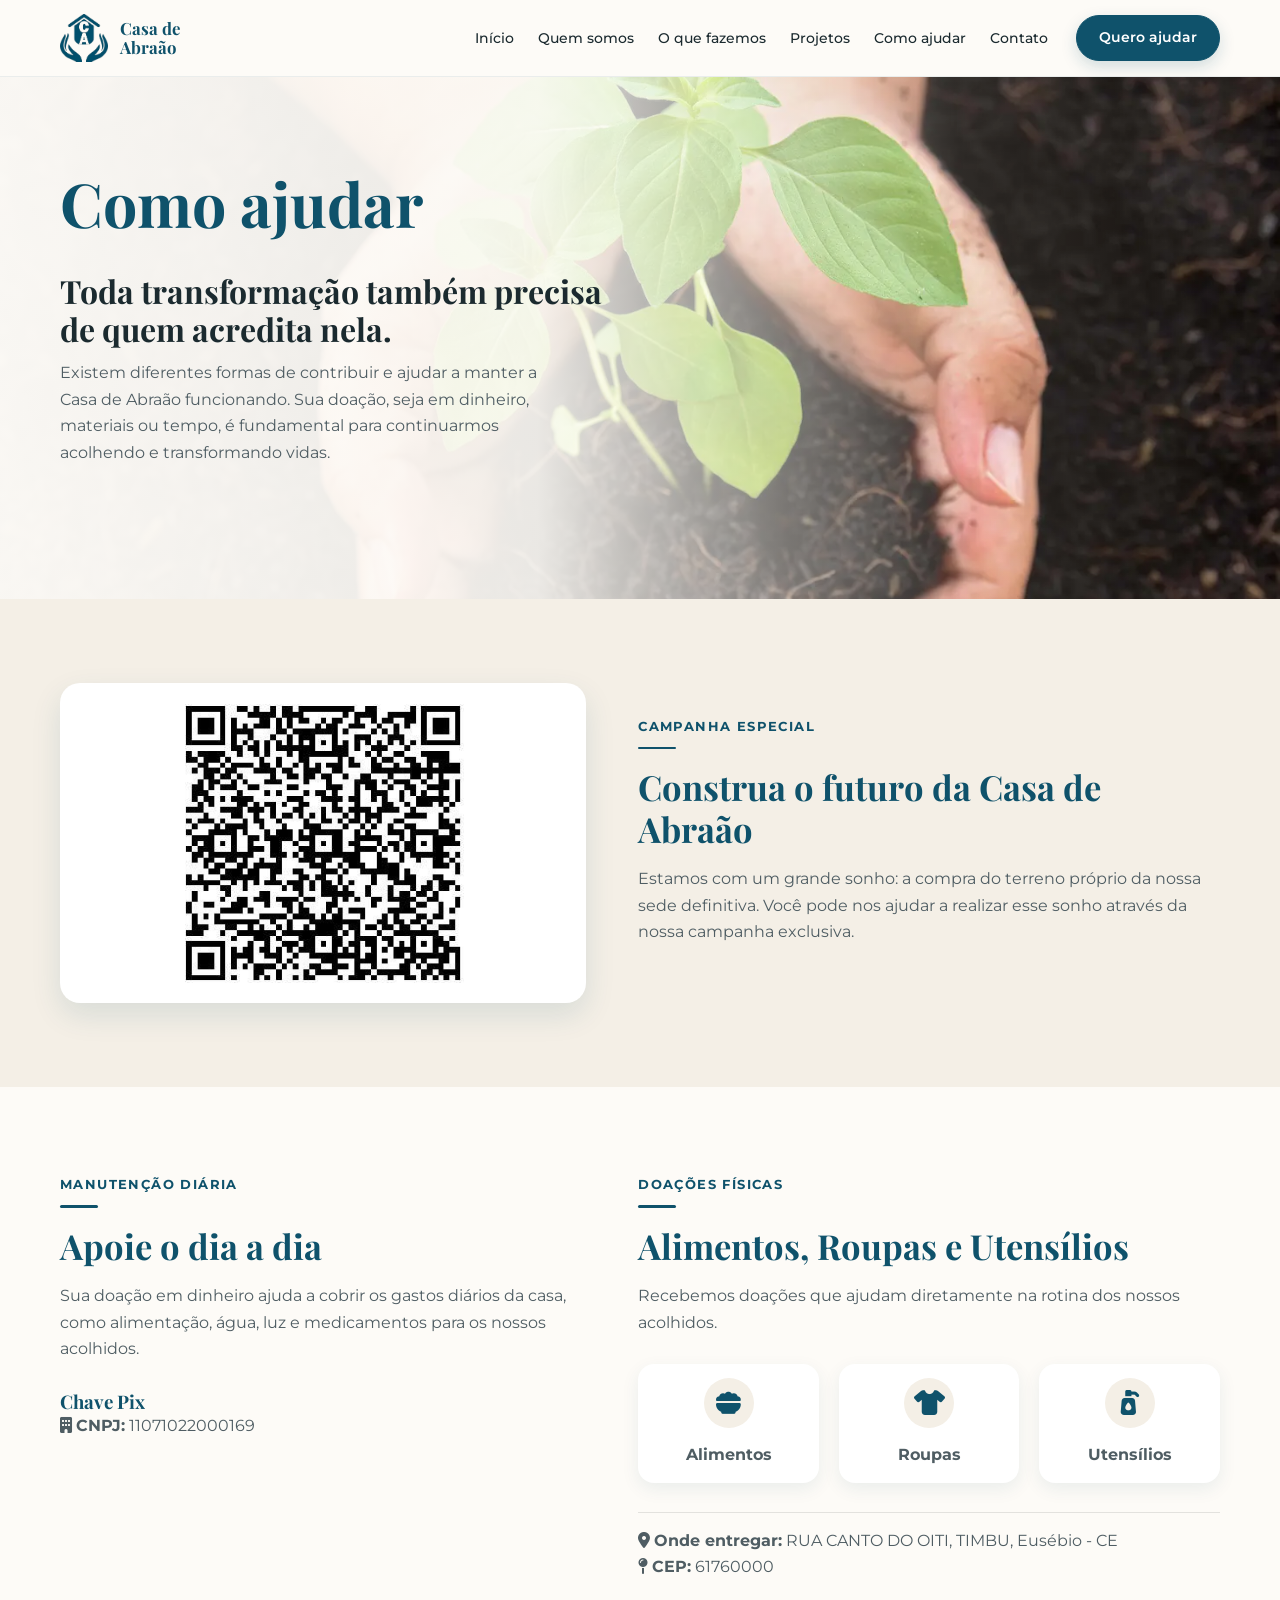
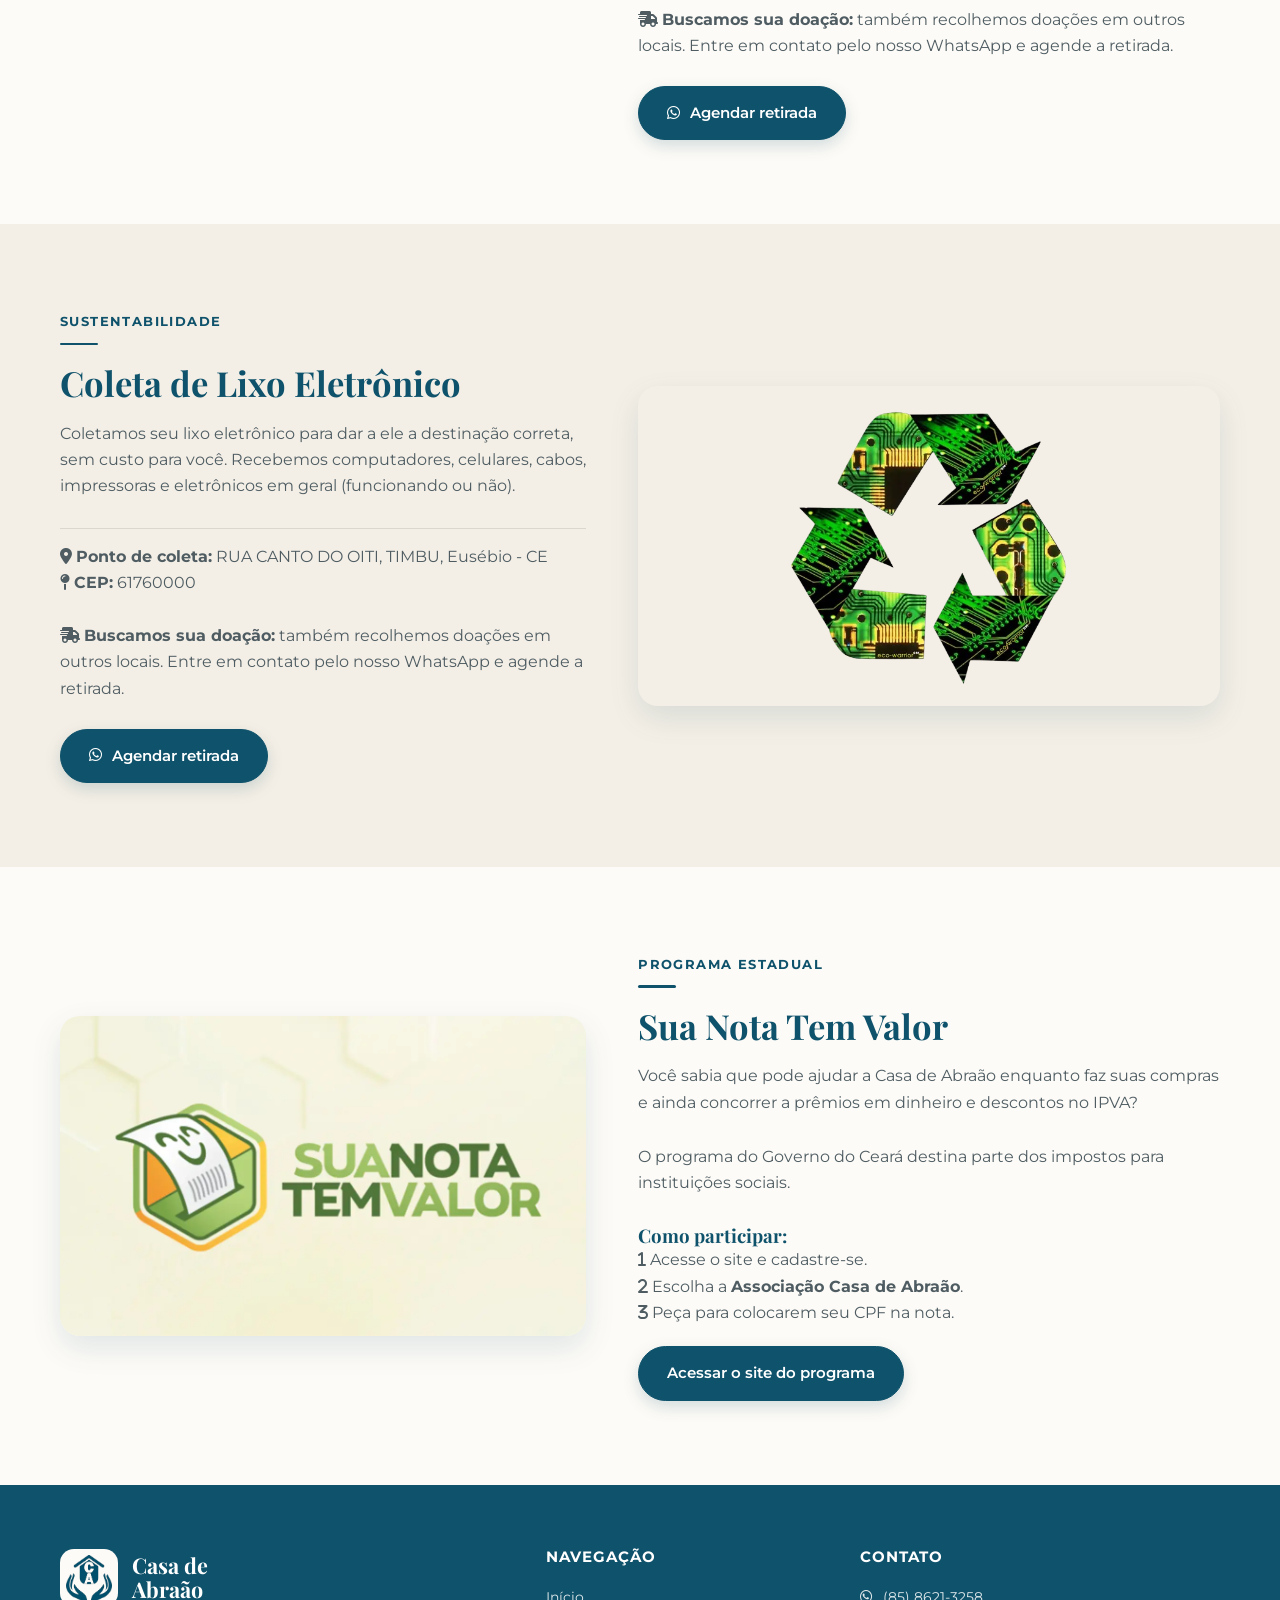
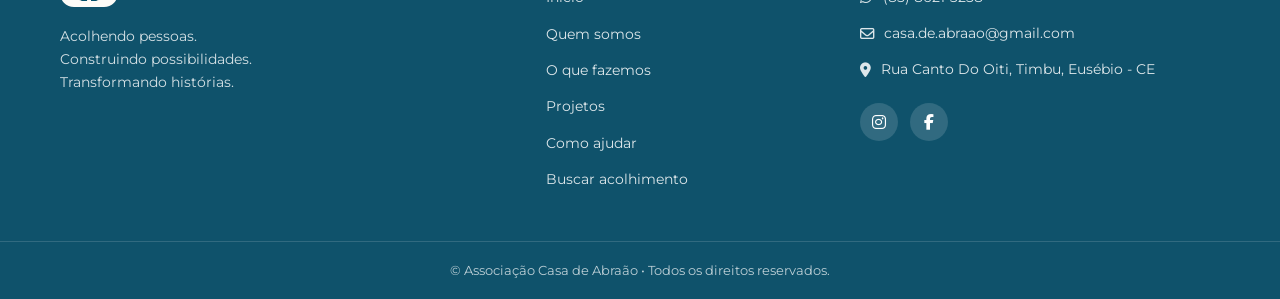
<file: como-ajudar.html>
<!DOCTYPE html>
<html lang="pt-BR">
<head>
    <meta charset="UTF-8">
    <meta name="viewport" content="width=device-width, initial-scale=1.0">
    <title>Como Ajudar | Casa de Abraão</title>

    <link rel="icon" type="image/webp" sizes="32x32" href="./assets/logo_casa_de_abraao-semfundo.webp">
    <link rel="preconnect" href="https://fonts.googleapis.com">
    <link rel="preconnect" href="https://fonts.gstatic.com" crossorigin>
    <link href="https://fonts.googleapis.com/css2?family=Montserrat:wght@400;500;600;700&family=Playfair+Display:ital,wght@0,500;0,600;0,700;1,500;1,600&display=swap" rel="stylesheet">
    <link rel="stylesheet" href="https://cdnjs.cloudflare.com/ajax/libs/font-awesome/6.4.0/css/all.min.css">
    <link rel="stylesheet" href="style.css">
</head>
<body>

    <!-- HEADER (Copiado do index) -->
    <header class="site-header">
        <div class="container header-inner">
            <a href="index.html" class="brand">
                <img src="./assets/logo_casa_de_abraao-semfundo.webp" alt="Logo Casa de Abraão">
                <span class="brand-title">Casa de<br>Abraão</span>
            </a>
            <button class="menu-toggle" id="menuToggle" aria-label="Abrir menu" aria-expanded="false" aria-controls="mainNav">
                <i class="fa-solid fa-bars"></i>
            </button>
            <nav class="main-nav" id="mainNav" aria-label="Navegação principal">
                <ul class="nav-list">
                    <li><a href="index.html" class="nav-link">Início</a></li>
                    <li><a href="index.html#quem-somos" class="nav-link">Quem somos</a></li>
                    <li><a href="index.html#como-atuamos" class="nav-link">O que fazemos</a></li>
                    <li><a href="index.html#projetos" class="nav-link">Projetos</a></li>
                    <li><a href="como-ajudar.html" class="nav-link">Como ajudar</a></li>
                    <li><a href="index.html#contato" class="nav-link">Contato</a></li>
                </ul>
                <a href="#doacoes" class="btn btn-primary btn-sm nav-cta">Quero ajudar</a>
            </nav>
        </div>
    </header>

    <main>
        <!-- HERO -->
        <section class="ajuda-hero" id="inicio">
            <div class="container hero-inner">
                <div class="hero-content">
                   <div class="section-header">
                    <h1>Como ajudar</h1>
                </div>
                <div class="ajudar-intro">
                    <h3>Toda transformação também precisa de quem acredita nela.</h3>
                    <p>Existem diferentes formas de contribuir e ajudar a manter a Casa de Abraão funcionando. Sua doação, seja em dinheiro, materiais ou tempo, é fundamental para continuarmos acolhendo e transformando vidas.</p>
                </div>
                    </div>
                </div>
            </div>
        </section>

        <!-- 1. CAMPANHA DO TERRENO -->
        <section class="section apoio" id="doacoes">
            <div class="container apoio-grid">
                <div class="apoio-media" style="text-align: center;">
                    <img src="./assets/qrcode-terreno.webp" alt="QR Code para doação do terreno" style="object-fit: contain; background: var(--white); padding: 20px;">
                </div>
                <div class="apoio-content">
                    <span class="section-tag">Campanha Especial</span>
                    <div class="tag-line"></div>
                    <h2>Construa o futuro da Casa de Abraão</h2>
                    <p>Estamos com um grande sonho: a compra do terreno próprio da nossa sede definitiva. Você pode nos ajudar a realizar esse sonho através da nossa campanha exclusiva.</p>
                </div>
            </div>
        </section>
        <!-- 2. MANUTENÇÃO E DOAÇÕES FÍSICAS -->
        <section class="section">
            <div class="container">
                <!-- Usando o apoio-grid nativo de vocês (que já vira 1 coluna no mobile) -->
                <div class="apoio-grid" style="align-items: flex-start;">
                    
                    <!-- Manutenção -->
                    <div class="apoio-content">
                        <span class="section-tag">Manutenção Diária</span>
                        <div class="tag-line"></div>
                        <h2>Apoie o dia a dia</h2>
                        <p>Sua doação em dinheiro ajuda a cobrir os gastos diários da casa, como alimentação, água, luz e medicamentos para os nossos acolhidos.</p>
                        <div class="requisitos-acolhimento" style="margin-top: 20px;">
                            <h3>Chave Pix</h3>
                                 <i class="fa-solid fa-building"></i>
                                 <span><strong>CNPJ:</strong> 11071022000169</span>
                        </div>
                    </div>

                    <!-- Doações Físicas -->
                     <div class="apoio-content">
                        <span class="section-tag">Doações Físicas</span>
                        <div class="tag-line"></div>
                        <h2>Alimentos, Roupas e Utensílios</h2>
                        <p>Recebemos doações que ajudam diretamente na rotina dos nossos acolhidos.</p>
                        <div class="requisitos-acolhimento" style="margin-top: 20px;">
                             <div class="doacao-grid">
                                <article class="doacao-item">
                                    <div class="doacao-icon">
                                        <i class="fa-solid fa-bowl-food"></i>
                                    </div>
                                    <h4>Alimentos</h4>
                                </article>

                                <article class="doacao-item">
                                    <div class="doacao-icon">
                                        <i class="fa-solid fa-shirt"></i>
                                    </div>
                                    <h4>Roupas</h4>
                                </article>

                                <article class="doacao-item">
                                    <div class="doacao-icon">
                                        <i class="fa-solid fa-pump-soap"></i>
                                    </div>
                                    <h4>Utensílios</h4>
                                </article>
                            </div>
                            <p style="margin: 0; padding-top: 15px; border-top: 1px solid rgba(0,0,0,0.1);">
                                <span><i class="fa-solid fa-location-dot"></i> <strong>Onde entregar:</strong> RUA CANTO DO OITI, TIMBU, Eusébio - CE</span><br>
                                <span><i class="fa-solid fa-map-pin"></i> <strong>CEP:</strong> 61760000</span><br><br>
                                <span><i class="fa-solid fa-truck-fast"></i> <strong>Buscamos sua doação:</strong> também recolhemos doações em outros locais. Entre em contato pelo nosso WhatsApp e agende a retirada.</span><br><br>
                                <a href="https://wa.me/558586213258?text=Ol%C3%A1!%20Gostaria%20de%20agendar%20uma%20retirada%20de%20doa%C3%A7%C3%B5es." target="_blank" rel="noopener noreferrer" class="btn btn-primary">
                                    <i class="fa-brands fa-whatsapp"></i> Agendar retirada
                                </a>
                            </p>
                        </div>
                    </div>

                </div>
            </div>
        </section>

        <!-- 3. RECICLAGEM DE LIXO ELETRÔNICO (Fundo bege, imagem invertida) -->
        <section class="section projetos">
            <div class="container apoio-grid">
                <div class="apoio-content">
                    <span class="section-tag">Sustentabilidade</span>
                    <div class="tag-line"></div>
                    <h2>Coleta de Lixo Eletrônico</h2>
                    <p>Coletamos seu lixo eletrônico para dar a ele a destinação correta, sem custo para você. Recebemos computadores, celulares, cabos, impressoras e eletrônicos em geral (funcionando ou não).</p>
                   <p style="margin: 0; padding-top: 15px; border-top: 1px solid rgba(0,0,0,0.1);">
                        <span><i class="fa-solid fa-location-dot"></i> <strong>Ponto de coleta:</strong> RUA CANTO DO OITI, TIMBU, Eusébio - CE</span><br>
                        <span><i class="fa-solid fa-map-pin"></i> <strong>CEP:</strong> 61760000</span><br><br>
                        <span><i class="fa-solid fa-truck-fast"></i> <strong>Buscamos sua doação:</strong> também recolhemos doações em outros locais. Entre em contato pelo nosso WhatsApp e agende a retirada.</span><br><br>
                        <a href="https://wa.me/558586213258?text=Ol%C3%A1!%20Gostaria%20de%20agendar%20uma%20coleta%20de%20lixo%20eletr%C3%B4nico." target="_blank" rel="noopener noreferrer" class="btn btn-primary">
                            <i class="fa-brands fa-whatsapp"></i> Agendar retirada
                        </a>
                    </p>
                </div>
               <div class="apoio-media" style="text-align: center;">
                 <img src="./assets/eletronico.webp" alt="Coleta de lixo eletrônico" style="object-fit: contain; padding: 20px;">
                </div>
            </div>
        </section>

        <!-- 4. SUA NOTA TEM VALOR (Fundo branco, imagem normal) -->
        <section class="section">
            <div class="container apoio-grid">
                <div class="apoio-media">
                    <!-- Substituir pela foto real da nota fiscal ou programa -->
                    <img src="./assets/sua-nota-tem-valor.webp" alt="Programa Sua Nota Tem Valor">
                </div>
                <div class="apoio-content">
                    <span class="section-tag">Programa Estadual</span>
                    <div class="tag-line"></div>
                    <h2>Sua Nota Tem Valor</h2>
                    <p>Você sabia que pode ajudar a Casa de Abraão enquanto faz suas compras e ainda concorrer a prêmios em dinheiro e descontos no IPVA?</p>
                    <p>O programa do Governo do Ceará destina parte dos impostos para instituições sociais.</p>
                    
                    <div class="requisitos-acolhimento">
                        <h3>Como participar:</h3>
                        <ul class="lista-requisitos">
                            <li class="requisito-item">
                                <i class="fa-solid fa-1"></i>
                                <span>Acesse o site e cadastre-se.</span>
                            </li>
                            <li class="requisito-item">
                                <i class="fa-solid fa-2"></i>
                                <span>Escolha a <strong>Associação Casa de Abraão</strong>.</span>
                            </li>
                            <li class="requisito-item">
                                <i class="fa-solid fa-3"></i>
                                <span>Peça para colocarem seu CPF na nota.</span>
                            </li>
                        </ul>
                    </div>
                    <a href="https://suanotatemvalor.sefaz.ce.gov.br" target="_blank" rel="noopener noreferrer" class="btn btn-primary" style="margin-top: 20px;">Acessar o site do programa</a>
                </div>
            </div>
        </section>
    </main>

    <!-- FOOTER (Copiado do index) -->
    <footer class="site-footer" id="contato">
        <div class="container footer-grid">
            <div class="footer-brand">
                <div class="footer-logo-wrap">
                    <div class="footer-logo-badge">
                        <img src="./assets/logo_casa_de_abraao-semfundo.webp" alt="Logo Casa de Abraão">
                    </div>
                    <span class="footer-brand-name">Casa de<br>Abraão</span>
                </div>
                <p>Acolhendo pessoas.<br>Construindo possibilidades.<br>Transformando histórias.</p>
            </div>
            <nav class="footer-col" aria-label="Navegação do rodapé">
                <h3>Navegação</h3>
                <ul>
                    <li><a href="index.html">Início</a></li>
                    <li><a href="index.html#quem-somos">Quem somos</a></li>
                    <li><a href="index.html#como-atuamos">O que fazemos</a></li>
                    <li><a href="index.html#projetos">Projetos</a></li>
                    <li><a href="como-ajudar.html">Como ajudar</a></li>
                    <li><a href="index.html#pedir-ajuda">Buscar acolhimento</a></li>
                </ul>
            </nav>
            <div class="footer-col">
                <h3>Contato</h3>
                <ul class="contact-list">
                    <li><a href="https://wa.me/558586213258" target="_blank" rel="noopener noreferrer"><i class="fa-brands fa-whatsapp"></i> (85) 8621-3258</a></li>
                    <li><a href="mailto:casa.de.abraao@gmail.com"><i class="fa-regular fa-envelope"></i> casa.de.abraao@gmail.com</a></li>
                    <li><span><i class="fa-solid fa-location-dot"></i> Rua Canto Do Oiti, Timbu, Eusébio - CE</span></li>
                </ul>
                <div class="social-links">
                    <a href="https://www.instagram.com/casadeabraao/" aria-label="Instagram" title="Instagram" target="_blank"><i class="fa-brands fa-instagram"></i></a>
                    <a href="https://www.facebook.com/casade.abraao/" aria-label="Facebook" title="Facebook" target="_blank"><i class="fa-brands fa-facebook-f"></i></a>
                </div>
            </div>
        </div>
        <div class="footer-bottom">
            <div class="container">
                <p>&copy; Associação Casa de Abraão • Todos os direitos reservados.</p>
            </div>
        </div>
    </footer>

    <script>
        const menuToggle = document.getElementById('menuToggle');
        const mainNav = document.getElementById('mainNav');
        menuToggle.addEventListener('click', () => {
            const isOpen = mainNav.classList.toggle('is-open');
            menuToggle.setAttribute('aria-expanded', isOpen);
            menuToggle.innerHTML = isOpen ? '<i class="fa-solid fa-xmark"></i>' : '<i class="fa-solid fa-bars"></i>';
        });
        mainNav.querySelectorAll('a').forEach(link => {
            link.addEventListener('click', () => {
                mainNav.classList.remove('is-open');
                menuToggle.setAttribute('aria-expanded', 'false');
                menuToggle.innerHTML = '<i class="fa-solid fa-bars"></i>';
            });
        });
    </script>
</body>
</html>
</file>
<file: style.css>
:root {
    --bg-cream: #fdfbf7;
    --bg-warm: #f4efe6;
    --primary: #0f526b;
    --primary-dark: #0a3c4f;
    --sage: #7f948c;
    --ink: #1b2a2f;
    --text: #4f5d63;
    --white: #ffffff;
    --radius: 16px;
    --shadow-sm: 0 6px 18px rgba(15, 82, 107, 0.08);
    --shadow-md: 0 12px 30px rgba(15, 82, 107, 0.12);
}

*, *::before, *::after {
    box-sizing: border-box;
    margin: 0;
    padding: 0;
}

html {
    scroll-behavior: smooth;
    scroll-padding-top: 84px;
}

body {
    font-family: 'Montserrat', sans-serif;
    background-color: var(--bg-cream);
    color: var(--text);
    line-height: 1.65;
    overflow-x: hidden;
    -webkit-font-smoothing: antialiased;
}

img {
    display: block;
    max-width: 100%;
}

a {
    color: inherit;
    text-decoration: none;
}

ul {
    list-style: none;
}

h1, h2, h3 {
    font-family: 'Playfair Display', Georgia, serif;
    color: var(--primary);
    line-height: 1.2;
}

.container {
    width: min(1160px, calc(100% - 40px));
    margin-inline: auto;
}

.section {
    padding: 84px 0;
}

/* TAGS E CABEÇALHOS DE SEÇÃO */
.section-tag {
    display: inline-block;
    font-family: 'Montserrat', sans-serif;
    font-size: 0.8rem;
    font-weight: 700;
    letter-spacing: 1.4px;
    text-transform: uppercase;
    color: var(--primary);
}

.section-tag.light {
    color: rgba(255, 255, 255, 0.8);
}

.tag-line {
    width: 38px;
    height: 2.5px;
    background-color: var(--primary);
    border-radius: 4px;
    margin: 8px 0 18px;
}

.tag-line.light {
    background-color: var(--white);
}

.section-header {
    margin-bottom: 36px;
}

.section-header h2 {
    font-size: clamp(1.85rem, 3vw, 2.35rem);
    font-weight: 700;
}

.section-header.light h2 {
    color: var(--white);
}

.section-cta {
    text-align: center;
    margin-top: 38px;
}

/* BOTÕES */
.btn {
    display: inline-flex;
    align-items: center;
    justify-content: center;
    gap: 10px;
    padding: 14px 28px;
    border-radius: 999px;
    font-family: 'Montserrat', sans-serif;
    font-size: 0.92rem;
    font-weight: 600;
    transition: background-color 0.25s ease, color 0.25s ease, transform 0.2s ease, box-shadow 0.25s ease;
    cursor: pointer;
    border: 1.5px solid transparent;
}

.btn:hover {
    transform: translateY(-2px);
}

.btn-sm {
    padding: 10px 22px;
    font-size: 0.88rem;
}

.btn-primary {
    background-color: var(--primary);
    color: var(--white);
    border-color: var(--primary);
    box-shadow: 0 6px 16px rgba(15, 82, 107, 0.18);
}

.btn-primary:hover {
    background-color: var(--primary-dark);
    border-color: var(--primary-dark);
    box-shadow: 0 10px 22px rgba(15, 82, 107, 0.25);
}

.btn-outline {
    background-color: transparent;
    color: var(--primary);
    border-color: var(--primary);
}

.btn-outline:hover {
    background-color: rgba(15, 82, 107, 0.07);
}

/* HEADER */
.site-header {
    position: sticky;
    top: 0;
    z-index: 1000;
    background-color: rgba(253, 251, 247, 0.95);
    backdrop-filter: blur(8px);
    border-bottom: 1px solid rgba(15, 82, 107, 0.08);
}

.header-inner {
    display: flex;
    align-items: center;
    justify-content: space-between;
    gap: 24px;
    min-height: 76px;
}

.brand {
    display: flex;
    align-items: center;
    gap: 12px;
    flex-shrink: 0;
}

.brand img {
    height: 48px;
    width: auto;
}

.brand-title {
    font-family: 'Playfair Display', Georgia, serif;
    font-size: 1.05rem;
    font-weight: 700;
    line-height: 1.15;
    color: var(--primary);
}

.main-nav {
    display: flex;
    align-items: center;
    gap: 28px;
}

.nav-list {
    display: flex;
    align-items: center;
    gap: 24px;
}

.nav-link {
    font-size: 0.9rem;
    font-weight: 500;
    color: var(--ink);
    transition: color 0.2s ease;
}

.nav-link:hover {
    color: var(--primary);
}

.menu-toggle {
    display: none;
    align-items: center;
    justify-content: center;
    width: 42px;
    height: 42px;
    border-radius: 10px;
    border: 1px solid rgba(15, 82, 107, 0.2);
    background: var(--white);
    color: var(--primary);
    font-size: 1.2rem;
    cursor: pointer;
}

/* HERO */
.hero {
    position: relative;
    min-height: 78vh;
    display: flex;
    align-items: center;
    padding: 72px 0;
    background-color: var(--bg-cream);
    background-image:
        linear-gradient(90deg, rgba(253, 251, 247, 0.98) 0%, rgba(253, 251, 247, 0.92) 42%, rgba(253, 251, 247, 0.15) 75%, rgba(253, 251, 247, 0) 100%),
        url('./assets/banner.webp');
    background-size: cover;
    background-position: right center;
    background-repeat: no-repeat;
}

.ajuda-hero {
    position: relative;
    min-height: 58vh;
    display: flex;
    align-items: center;
    padding: 72px 0;
    background-color: var(--bg-cream);
    background-image:
        linear-gradient(90deg, rgba(253, 251, 247, 0.98) 0%, rgba(253, 251, 247, 0.92) 42%, rgba(253, 251, 247, 0.15) 75%, rgba(253, 251, 247, 0) 100%),
        url('./assets/planta_na\ _mão.webp');
    background-size: cover;
    background-position: right center;
    background-repeat: no-repeat;
}

.hero-content {
    max-width: 560px;
}

.hero-content h1 {
    font-size: clamp(2.5rem, 5vw, 3.8rem);
    font-weight: 700;
    line-height: 1.08;
    margin-bottom: 22px;
}

.hero-content h1 span {
    font-style: italic;
    font-weight: 600;
}

.hero-content p {
    font-size: 1rem;
    color: var(--text);
    max-width: 490px;
    margin-bottom: 34px;
}

.hero-actions {
    display: flex;
    flex-wrap: wrap;
    gap: 14px;
}

/* NOSSO PROPÓSITO */
.proposito-grid {
    display: grid;
    grid-template-columns: 0.85fr 1.35fr 1fr;
    align-items: center;
    gap: 44px;
}

.proposito-slogan p {
    font-family: 'Playfair Display', Georgia, serif;
    font-style: italic;
    font-size: clamp(1.5rem, 2.4vw, 2rem);
    line-height: 1.25;
    color: var(--sage);
    font-weight: 500;
}

.proposito-text h2 {
    font-size: clamp(1.7rem, 2.7vw, 2.2rem);
    margin-bottom: 18px;
}

.proposito-media img {
    width: 100%;
    max-width: 340px;
    height: 390px;
    margin-inline: auto;
    object-fit: cover;
    border-radius: 20px;
    box-shadow: var(--shadow-md);
}

/* COMO ATUAMOS */
.atuamos {
    background-color: var(--primary);
}

.atuamos-grid {
    display: grid;
    grid-template-columns: repeat(4, 1fr);
    gap: 22px;
}

.atuamos-card {
    background-color: var(--bg-cream);
    border-radius: var(--radius);
    padding: 30px 24px;
    box-shadow: 0 10px 24px rgba(0, 0, 0, 0.14);
    transition: transform 0.25s ease;
}

.atuamos-card:hover {
    transform: translateY(-4px);
}

.card-icon {
    width: 52px;
    height: 52px;
    border-radius: 50%;
    background-color: var(--bg-warm);
    color: var(--primary);
    display: grid;
    place-items: center;
    font-size: 1.25rem;
    margin-bottom: 18px;
}

.atuamos-card h3 {
    font-family: 'Montserrat', sans-serif;
    font-size: 1.05rem;
    font-weight: 700;
    color: var(--ink);
    margin-bottom: 10px;
}

.atuamos-card p {
    font-size: 0.9rem;
    line-height: 1.55;
    color: var(--text);
}

/* QUEM SOMOS */
.quem-somos-grid {
    display: grid;
    grid-template-columns: 1fr 1fr;
    align-items: center;
    gap: 56px;
}

.quem-somos-media img {
    width: 100%;
    height: 410px;
    object-fit: cover;
    border-radius: 20px;
    box-shadow: var(--shadow-md);
}

.quem-somos-content h2 {
    font-size: clamp(1.75rem, 2.8vw, 2.25rem);
    margin-bottom: 18px;
}

.quem-somos-content p {
    margin-bottom: 28px;
}

/* PROJETOS */
.projetos {
    background-color: var(--bg-warm);
}

.projetos-grid {
    display: grid;
    grid-template-columns: repeat(4, 1fr);
    gap: 20px;
}

.projeto-card {
    background-color: var(--white);
    border-radius: var(--radius);
    overflow: hidden;
    box-shadow: var(--shadow-sm);
    transition: transform 0.25s ease, box-shadow 0.25s ease;
}

.projeto-card:hover {
    transform: translateY(-4px);
    box-shadow: var(--shadow-md);
}

.projeto-card img {
    width: 100%;
    height: 190px;
    object-fit: cover;
}

.projeto-card-body {
    padding: 18px 18px 20px;
}

.projeto-card h3 {
    font-family: 'Montserrat', sans-serif;
    font-size: 1rem;
    font-weight: 700;
    color: var(--ink);
    line-height: 1.3;
}

/* DEPOIMENTO */
.depoimento {
    position: relative;
    min-height: 320px;
    display: flex;
    align-items: center;
    overflow: hidden;
    background-color: var(--primary-dark);
}

.depoimento-bg {
    position: absolute;
    inset: 0;
    width: 100%;
    height: 100%;
    object-fit: cover;
    object-position: center 40%;
}

.depoimento-overlay {
    position: absolute;
    inset: 0;
    background: linear-gradient(90deg, rgba(10, 60, 79, 0.88) 0%, rgba(10, 60, 79, 0.6) 55%, rgba(10, 60, 79, 0.2) 100%);
}

.depoimento-content {
    position: relative;
    z-index: 2;
    padding: 56px 0;
}

.depoimento blockquote {
    max-width: 620px;
    font-family: 'Playfair Display', Georgia, serif;
    font-style: italic;
    font-size: clamp(1.6rem, 3.2vw, 2.55rem);
    line-height: 1.25;
    color: var(--white);
}

/* COMO AJUDAR */
.ajudar-intro {
    max-width: 620px;
    margin-bottom: 40px;
}

.ajudar-intro h3 {
    font-size: clamp(1.5rem, 2.6vw, 2rem);
    color: var(--ink);
    margin-bottom: 12px;
}

.ajudar-grid {
    display: grid;
    grid-template-columns: repeat(5, 1fr);
    gap: 20px;
}

.doacao-grid {
    display: grid;
    grid-template-columns: repeat(3, 1fr);
    gap: 20px;
    margin-bottom: 5%;
}

.ajudar-item {
    display: flex;
    flex-direction: column;
    align-items: center;
    text-align: center;
    gap: 14px;
    padding: 20px 12px;
    border-radius: var(--radius);
    background: var(--white);
    box-shadow: var(--shadow-sm);
}

.doacao-item {
    display: flex;
    flex-direction: column;
    align-items: center;
    text-align: center;
    gap: 14px;
    padding: 14px 6px;
    border-radius: var(--radius);
    background: var(--white);
    box-shadow: var(--shadow-sm);
}

.ajudar-icon {
    width: 68px;
    height: 68px;
    border-radius: 50%;
    background-color: var(--bg-warm);
    color: var(--primary);
    display: grid;
    place-items: center;
    font-size: 1.55rem;
}

.doacao-icon {
    width: 50px;
    height: 50px;
    border-radius: 50%;
    background-color: var(--bg-warm);
    color: var(--primary);
    display: grid;
    place-items: center;
    font-size: 1.55rem;
}

.ajudar-item h4 {
    font-size: 0.9rem;
    font-weight: 600;
    color: var(--ink);
    line-height: 1.35;
}

/* PEDIR AJUDA */
.apoio {
    background-color: var(--bg-warm);
}

.apoio-grid {
    display: grid;
    grid-template-columns: 0.95fr 1.05fr;
    align-items: center;
    gap: 52px;
}

.apoio-media img {
    width: 100%;
    height: 320px;
    object-fit: cover;
    border-radius: 20px;
    box-shadow: var(--shadow-md);
}

.apoio-content h2 {
    font-size: clamp(1.7rem, 2.7vw, 2.2rem);
    margin-bottom: 16px;
}

.apoio-content p {
    margin-bottom: 28px;
}

/* FOOTER */
.site-footer {
    background-color: var(--primary);
    color: var(--white);
    padding-top: 64px;
}

.footer-grid {
    display: grid;
    grid-template-columns: 1.4fr 0.85fr 1.15fr;
    gap: 48px;
    padding-bottom: 48px;
}

.footer-logo-wrap {
    display: flex;
    align-items: center;
    gap: 14px;
    margin-bottom: 18px;
}

.footer-logo-badge {
    width: 58px;
    height: 58px;
    border-radius: 14px;
    background-color: var(--bg-cream);
    padding: 6px;
    display: grid;
    place-items: center;
    flex-shrink: 0;
}

.footer-logo-badge img {
    width: 100%;
    height: 100%;
    object-fit: contain;
}

.footer-brand-name {
    font-family: 'Playfair Display', Georgia, serif;
    font-size: 1.35rem;
    font-weight: 700;
    line-height: 1.1;
}

.footer-brand p {
    font-size: 0.9rem;
    color: rgba(255, 255, 255, 0.82);
    line-height: 1.6;
}

.footer-col h3 {
    font-family: 'Montserrat', sans-serif;
    font-size: 0.92rem;
    font-weight: 700;
    text-transform: uppercase;
    letter-spacing: 1px;
    color: var(--white);
    margin-bottom: 18px;
}

.footer-col ul {
    display: flex;
    flex-direction: column;
    gap: 10px;
}

.footer-col a,
.footer-col span {
    display: inline-flex;
    align-items: center;
    gap: 10px;
    font-size: 0.9rem;
    color: rgba(255, 255, 255, 0.86);
    transition: color 0.2s ease;
}

.footer-col a:hover {
    color: var(--white);
}

.social-links {
    display: flex;
    gap: 12px;
    margin-top: 20px;
}

.social-links a {
    width: 38px;
    height: 38px;
    border-radius: 50%;
    background-color: rgba(255, 255, 255, 0.14);
    color: var(--white);
    display: grid;
    place-items: center;
    font-size: 1rem;
    transition: background-color 0.2s ease, transform 0.2s ease;
}

.social-links a:hover {
    background-color: var(--white);
    color: var(--primary);
    transform: translateY(-2px);
}

.footer-bottom {
    border-top: 1px solid rgba(255, 255, 255, 0.14);
    padding: 18px 0;
    text-align: center;
}

.footer-bottom p {
    font-size: 0.82rem;
    color: rgba(255, 255, 255, 0.72);
}

/* ==========================================
   RESPONSIVO (TABLET E MOBILE)
   ========================================== */
@media (max-width: 1024px) {
    .proposito-grid {
        grid-template-columns: 1fr 1fr;
    }

    .proposito-slogan {
        grid-column: 1 / -1;
    }

    .atuamos-grid,
    .projetos-grid {
        grid-template-columns: repeat(2, 1fr);
    }

    .ajudar-grid {
        grid-template-columns: repeat(3, 1fr);
    }
}

@media (max-width: 900px) {
    .menu-toggle {
        display: inline-flex;
    }

    .main-nav {
        position: absolute;
        top: 100%;
        left: 0;
        right: 0;
        flex-direction: column;
        align-items: stretch;
        gap: 16px;
        padding: 20px 24px 24px;
        background-color: var(--bg-cream);
        border-bottom: 1px solid rgba(15, 82, 107, 0.12);
        box-shadow: 0 14px 28px rgba(15, 82, 107, 0.12);
        display: none;
    }

    .main-nav.is-open {
        display: flex;
    }

    .nav-list {
        flex-direction: column;
        align-items: flex-start;
        gap: 14px;
    }

    .nav-cta {
        width: 100%;
    }
}

@media (max-width: 768px) {
    .section {
        padding: 60px 0;
    }

    .hero {
        min-height: auto;
        padding: 56px 0;
        background-image:
            linear-gradient(180deg, rgba(253, 251, 247, 0.94) 0%, rgba(253, 251, 247, 0.86) 100%),
            url('./assets/banner.webp');
        background-position: center;
    }

    .ajuda-hero{
        min-height: auto;
        padding: 56px 0;
        background-image:
            linear-gradient(180deg, rgba(253, 251, 247, 0.94) 0%, rgba(253, 251, 247, 0.86) 100%),
            url('./assets/planta_na\ _mão.webp');
        background-position: center;
    }

    .hero-actions {
        flex-direction: column;
        align-items: stretch;
    }

    .proposito-grid,
    .quem-somos-grid,
    .apoio-grid,
    .footer-grid {
        grid-template-columns: 1fr;
        gap: 32px;
    }

    .proposito-media img,
    .quem-somos-media img,
    .apoio-media img {
        height: 280px;
        max-width: 100%;
    }

    .atuamos-grid {
        grid-template-columns: 1fr;
    }

    .projetos-grid {
        grid-template-columns: repeat(2, 1fr);
        gap: 14px;
    }

    .projeto-card img {
        height: 140px;
    }

    .ajudar-grid {
        grid-template-columns: repeat(2, 1fr);
        gap: 14px;
    }

    /* Centraliza o 5º item na última linha no mobile */
    .ajudar-grid .ajudar-item:last-child {
        grid-column: 1 / -1;
        max-width: 240px;
        width: 100%;
        justify-self: center;
    }
}

@media (max-width: 420px) {
    .projetos-grid {
        grid-template-columns: 1fr;
    }
}
</file>
<file: versao-nova/pagina_casa_de_abraao_refactor/pagina_casa_de_abraao_refactor/style.css>
:root {
    --bg-cream: #fdfbf7;
    --bg-warm: #f4efe6;
    --primary: #0f526b;
    --primary-dark: #0a3c4f;
    --sage: #7f948c;
    --ink: #1b2a2f;
    --text: #4f5d63;
    --white: #ffffff;
    --radius: 16px;
    --shadow-sm: 0 6px 18px rgba(15, 82, 107, 0.08);
    --shadow-md: 0 12px 30px rgba(15, 82, 107, 0.12);
}

*, *::before, *::after {
    box-sizing: border-box;
    margin: 0;
    padding: 0;
}

html {
    scroll-behavior: smooth;
    scroll-padding-top: 84px;
}

body {
    font-family: 'Montserrat', sans-serif;
    background-color: var(--bg-cream);
    color: var(--text);
    line-height: 1.65;
    overflow-x: hidden;
    -webkit-font-smoothing: antialiased;
}

img {
    display: block;
    max-width: 100%;
}

a {
    color: inherit;
    text-decoration: none;
}

ul {
    list-style: none;
}

h1, h2, h3 {
    font-family: 'Playfair Display', Georgia, serif;
    color: var(--primary);
    line-height: 1.2;
}

.container {
    width: min(1160px, calc(100% - 40px));
    margin-inline: auto;
}

.section {
    padding: 84px 0;
}

/* TAGS E CABEÇALHOS DE SEÇÃO */
.section-tag {
    display: inline-block;
    font-family: 'Montserrat', sans-serif;
    font-size: 0.8rem;
    font-weight: 700;
    letter-spacing: 1.4px;
    text-transform: uppercase;
    color: var(--primary);
}

.section-tag.light {
    color: rgba(255, 255, 255, 0.8);
}

.tag-line {
    width: 38px;
    height: 2.5px;
    background-color: var(--primary);
    border-radius: 4px;
    margin: 8px 0 18px;
}

.tag-line.light {
    background-color: var(--white);
}

.section-header {
    margin-bottom: 36px;
}

.section-header h2 {
    font-size: clamp(1.85rem, 3vw, 2.35rem);
    font-weight: 700;
}

.section-header.light h2 {
    color: var(--white);
}

.section-cta {
    text-align: center;
    margin-top: 38px;
}

/* BOTÕES */
.btn {
    display: inline-flex;
    align-items: center;
    justify-content: center;
    gap: 10px;
    padding: 14px 28px;
    border-radius: 999px;
    font-family: 'Montserrat', sans-serif;
    font-size: 0.92rem;
    font-weight: 600;
    transition: background-color 0.25s ease, color 0.25s ease, transform 0.2s ease, box-shadow 0.25s ease;
    cursor: pointer;
    border: 1.5px solid transparent;
}

.btn:hover {
    transform: translateY(-2px);
}

.btn-sm {
    padding: 10px 22px;
    font-size: 0.88rem;
}

.btn-primary {
    background-color: var(--primary);
    color: var(--white);
    border-color: var(--primary);
    box-shadow: 0 6px 16px rgba(15, 82, 107, 0.18);
}

.btn-primary:hover {
    background-color: var(--primary-dark);
    border-color: var(--primary-dark);
    box-shadow: 0 10px 22px rgba(15, 82, 107, 0.25);
}

.btn-outline {
    background-color: transparent;
    color: var(--primary);
    border-color: var(--primary);
}

.btn-outline:hover {
    background-color: rgba(15, 82, 107, 0.07);
}

/* HEADER */
.site-header {
    position: sticky;
    top: 0;
    z-index: 1000;
    background-color: rgba(253, 251, 247, 0.95);
    backdrop-filter: blur(8px);
    border-bottom: 1px solid rgba(15, 82, 107, 0.08);
}

.header-inner {
    display: flex;
    align-items: center;
    justify-content: space-between;
    gap: 24px;
    min-height: 76px;
}

.brand {
    display: flex;
    align-items: center;
    gap: 12px;
    flex-shrink: 0;
}

.brand img {
    height: 48px;
    width: auto;
}

.brand-title {
    font-family: 'Playfair Display', Georgia, serif;
    font-size: 1.05rem;
    font-weight: 700;
    line-height: 1.15;
    color: var(--primary);
}

.main-nav {
    display: flex;
    align-items: center;
    gap: 28px;
}

.nav-list {
    display: flex;
    align-items: center;
    gap: 24px;
}

.nav-link {
    font-size: 0.9rem;
    font-weight: 500;
    color: var(--ink);
    transition: color 0.2s ease;
}

.nav-link:hover {
    color: var(--primary);
}

.menu-toggle {
    display: none;
    align-items: center;
    justify-content: center;
    width: 42px;
    height: 42px;
    border-radius: 10px;
    border: 1px solid rgba(15, 82, 107, 0.2);
    background: var(--white);
    color: var(--primary);
    font-size: 1.2rem;
    cursor: pointer;
}

/* HERO */
.hero {
    position: relative;
    min-height: 78vh;
    display: flex;
    align-items: center;
    padding: 72px 0;
    background-color: var(--bg-cream);
    background-image:
        linear-gradient(90deg, rgba(253, 251, 247, 0.98) 0%, rgba(253, 251, 247, 0.92) 42%, rgba(253, 251, 247, 0.15) 75%, rgba(253, 251, 247, 0) 100%),
        url('./assets/banner.jpg');
    background-size: cover;
    background-position: right center;
    background-repeat: no-repeat;
}

.hero-content {
    max-width: 560px;
}

.hero-content h1 {
    font-size: clamp(2.5rem, 5vw, 3.8rem);
    font-weight: 700;
    line-height: 1.08;
    margin-bottom: 22px;
}

.hero-content h1 span {
    font-style: italic;
    font-weight: 600;
}

.hero-content p {
    font-size: 1rem;
    color: var(--text);
    max-width: 490px;
    margin-bottom: 34px;
}

.hero-actions {
    display: flex;
    flex-wrap: wrap;
    gap: 14px;
}

/* NOSSO PROPÓSITO */
.proposito-grid {
    display: grid;
    grid-template-columns: 0.85fr 1.35fr 1fr;
    align-items: center;
    gap: 44px;
}

.proposito-slogan p {
    font-family: 'Playfair Display', Georgia, serif;
    font-style: italic;
    font-size: clamp(1.5rem, 2.4vw, 2rem);
    line-height: 1.25;
    color: var(--sage);
    font-weight: 500;
}

.proposito-text h2 {
    font-size: clamp(1.7rem, 2.7vw, 2.2rem);
    margin-bottom: 18px;
}

.proposito-media img {
    width: 100%;
    max-width: 340px;
    height: 390px;
    margin-inline: auto;
    object-fit: cover;
    border-radius: 20px;
    box-shadow: var(--shadow-md);
}

/* COMO ATUAMOS */
.atuamos {
    background-color: var(--primary);
}

.atuamos-grid {
    display: grid;
    grid-template-columns: repeat(4, 1fr);
    gap: 22px;
}

.atuamos-card {
    background-color: var(--bg-cream);
    border-radius: var(--radius);
    padding: 30px 24px;
    box-shadow: 0 10px 24px rgba(0, 0, 0, 0.14);
    transition: transform 0.25s ease;
}

.atuamos-card:hover {
    transform: translateY(-4px);
}

.card-icon {
    width: 52px;
    height: 52px;
    border-radius: 50%;
    background-color: var(--bg-warm);
    color: var(--primary);
    display: grid;
    place-items: center;
    font-size: 1.25rem;
    margin-bottom: 18px;
}

.atuamos-card h3 {
    font-family: 'Montserrat', sans-serif;
    font-size: 1.05rem;
    font-weight: 700;
    color: var(--ink);
    margin-bottom: 10px;
}

.atuamos-card p {
    font-size: 0.9rem;
    line-height: 1.55;
    color: var(--text);
}

/* QUEM SOMOS */
.quem-somos-grid {
    display: grid;
    grid-template-columns: 1fr 1fr;
    align-items: center;
    gap: 56px;
}

.quem-somos-media img {
    width: 100%;
    height: 410px;
    object-fit: cover;
    border-radius: 20px;
    box-shadow: var(--shadow-md);
}

.quem-somos-content h2 {
    font-size: clamp(1.75rem, 2.8vw, 2.25rem);
    margin-bottom: 18px;
}

.quem-somos-content p {
    margin-bottom: 28px;
}

/* PROJETOS */
.projetos {
    background-color: var(--bg-warm);
}

.projetos-grid {
    display: grid;
    grid-template-columns: repeat(4, 1fr);
    gap: 20px;
}

.projeto-card {
    background-color: var(--white);
    border-radius: var(--radius);
    overflow: hidden;
    box-shadow: var(--shadow-sm);
    transition: transform 0.25s ease, box-shadow 0.25s ease;
}

.projeto-card:hover {
    transform: translateY(-4px);
    box-shadow: var(--shadow-md);
}

.projeto-card img {
    width: 100%;
    height: 190px;
    object-fit: cover;
}

.projeto-card-body {
    padding: 18px 18px 20px;
}

.projeto-card h3 {
    font-family: 'Montserrat', sans-serif;
    font-size: 1rem;
    font-weight: 700;
    color: var(--ink);
    line-height: 1.3;
}

/* DEPOIMENTO */
.depoimento {
    position: relative;
    min-height: 320px;
    display: flex;
    align-items: center;
    overflow: hidden;
    background-color: var(--primary-dark);
}

.depoimento-bg {
    position: absolute;
    inset: 0;
    width: 100%;
    height: 100%;
    object-fit: cover;
    object-position: center 40%;
}

.depoimento-overlay {
    position: absolute;
    inset: 0;
    background: linear-gradient(90deg, rgba(10, 60, 79, 0.88) 0%, rgba(10, 60, 79, 0.6) 55%, rgba(10, 60, 79, 0.2) 100%);
}

.depoimento-content {
    position: relative;
    z-index: 2;
    padding: 56px 0;
}

.depoimento blockquote {
    max-width: 620px;
    font-family: 'Playfair Display', Georgia, serif;
    font-style: italic;
    font-size: clamp(1.6rem, 3.2vw, 2.55rem);
    line-height: 1.25;
    color: var(--white);
}

/* COMO AJUDAR */
.ajudar-intro {
    max-width: 620px;
    margin-bottom: 40px;
}

.ajudar-intro h3 {
    font-size: clamp(1.5rem, 2.6vw, 2rem);
    color: var(--ink);
    margin-bottom: 12px;
}

.ajudar-grid {
    display: grid;
    grid-template-columns: repeat(5, 1fr);
    gap: 20px;
}

.ajudar-item {
    display: flex;
    flex-direction: column;
    align-items: center;
    text-align: center;
    gap: 14px;
    padding: 20px 12px;
    border-radius: var(--radius);
    background: var(--white);
    box-shadow: var(--shadow-sm);
}

.ajudar-icon {
    width: 68px;
    height: 68px;
    border-radius: 50%;
    background-color: var(--bg-warm);
    color: var(--primary);
    display: grid;
    place-items: center;
    font-size: 1.55rem;
}

.ajudar-item h4 {
    font-size: 0.9rem;
    font-weight: 600;
    color: var(--ink);
    line-height: 1.35;
}

/* PEDIR AJUDA */
.apoio {
    background-color: var(--bg-warm);
}

.apoio-grid {
    display: grid;
    grid-template-columns: 0.95fr 1.05fr;
    align-items: center;
    gap: 52px;
}

.apoio-media img {
    width: 100%;
    height: 320px;
    object-fit: cover;
    border-radius: 20px;
    box-shadow: var(--shadow-md);
}

.apoio-content h2 {
    font-size: clamp(1.7rem, 2.7vw, 2.2rem);
    margin-bottom: 16px;
}

.apoio-content p {
    margin-bottom: 28px;
}

/* FOOTER */
.site-footer {
    background-color: var(--primary);
    color: var(--white);
    padding-top: 64px;
}

.footer-grid {
    display: grid;
    grid-template-columns: 1.4fr 0.85fr 1.15fr;
    gap: 48px;
    padding-bottom: 48px;
}

.footer-logo-wrap {
    display: flex;
    align-items: center;
    gap: 14px;
    margin-bottom: 18px;
}

.footer-logo-badge {
    width: 58px;
    height: 58px;
    border-radius: 14px;
    background-color: var(--bg-cream);
    padding: 6px;
    display: grid;
    place-items: center;
    flex-shrink: 0;
}

.footer-logo-badge img {
    width: 100%;
    height: 100%;
    object-fit: contain;
}

.footer-brand-name {
    font-family: 'Playfair Display', Georgia, serif;
    font-size: 1.35rem;
    font-weight: 700;
    line-height: 1.1;
}

.footer-brand p {
    font-size: 0.9rem;
    color: rgba(255, 255, 255, 0.82);
    line-height: 1.6;
}

.footer-col h3 {
    font-family: 'Montserrat', sans-serif;
    font-size: 0.92rem;
    font-weight: 700;
    text-transform: uppercase;
    letter-spacing: 1px;
    color: var(--white);
    margin-bottom: 18px;
}

.footer-col ul {
    display: flex;
    flex-direction: column;
    gap: 10px;
}

.footer-col a,
.footer-col span {
    display: inline-flex;
    align-items: center;
    gap: 10px;
    font-size: 0.9rem;
    color: rgba(255, 255, 255, 0.86);
    transition: color 0.2s ease;
}

.footer-col a:hover {
    color: var(--white);
}

.social-links {
    display: flex;
    gap: 12px;
    margin-top: 20px;
}

.social-links a {
    width: 38px;
    height: 38px;
    border-radius: 50%;
    background-color: rgba(255, 255, 255, 0.14);
    color: var(--white);
    display: grid;
    place-items: center;
    font-size: 1rem;
    transition: background-color 0.2s ease, transform 0.2s ease;
}

.social-links a:hover {
    background-color: var(--white);
    color: var(--primary);
    transform: translateY(-2px);
}

.footer-bottom {
    border-top: 1px solid rgba(255, 255, 255, 0.14);
    padding: 18px 0;
    text-align: center;
}

.footer-bottom p {
    font-size: 0.82rem;
    color: rgba(255, 255, 255, 0.72);
}

/* ==========================================
   RESPONSIVO (TABLET E MOBILE)
   ========================================== */
@media (max-width: 1024px) {
    .proposito-grid {
        grid-template-columns: 1fr 1fr;
    }

    .proposito-slogan {
        grid-column: 1 / -1;
    }

    .atuamos-grid,
    .projetos-grid {
        grid-template-columns: repeat(2, 1fr);
    }

    .ajudar-grid {
        grid-template-columns: repeat(3, 1fr);
    }
}

@media (max-width: 900px) {
    .menu-toggle {
        display: inline-flex;
    }

    .main-nav {
        position: absolute;
        top: 100%;
        left: 0;
        right: 0;
        flex-direction: column;
        align-items: stretch;
        gap: 16px;
        padding: 20px 24px 24px;
        background-color: var(--bg-cream);
        border-bottom: 1px solid rgba(15, 82, 107, 0.12);
        box-shadow: 0 14px 28px rgba(15, 82, 107, 0.12);
        display: none;
    }

    .main-nav.is-open {
        display: flex;
    }

    .nav-list {
        flex-direction: column;
        align-items: flex-start;
        gap: 14px;
    }

    .nav-cta {
        width: 100%;
    }
}

@media (max-width: 768px) {
    .section {
        padding: 60px 0;
    }

    .hero {
        min-height: auto;
        padding: 56px 0;
        background-image:
            linear-gradient(180deg, rgba(253, 251, 247, 0.94) 0%, rgba(253, 251, 247, 0.86) 100%),
            url('./assets/banner.jpg');
        background-position: center;
    }

    .hero-actions {
        flex-direction: column;
        align-items: stretch;
    }

    .proposito-grid,
    .quem-somos-grid,
    .apoio-grid,
    .footer-grid {
        grid-template-columns: 1fr;
        gap: 32px;
    }

    .proposito-media img,
    .quem-somos-media img,
    .apoio-media img {
        height: 280px;
        max-width: 100%;
    }

    .atuamos-grid {
        grid-template-columns: 1fr;
    }

    .projetos-grid {
        grid-template-columns: repeat(2, 1fr);
        gap: 14px;
    }

    .projeto-card img {
        height: 140px;
    }

    .ajudar-grid {
        grid-template-columns: repeat(2, 1fr);
        gap: 14px;
    }

    /* Centraliza o 5º item na última linha no mobile */
    .ajudar-grid .ajudar-item:last-child {
        grid-column: 1 / -1;
        max-width: 240px;
        width: 100%;
        justify-self: center;
    }
}

@media (max-width: 420px) {
    .projetos-grid {
        grid-template-columns: 1fr;
    }
}
</file>
